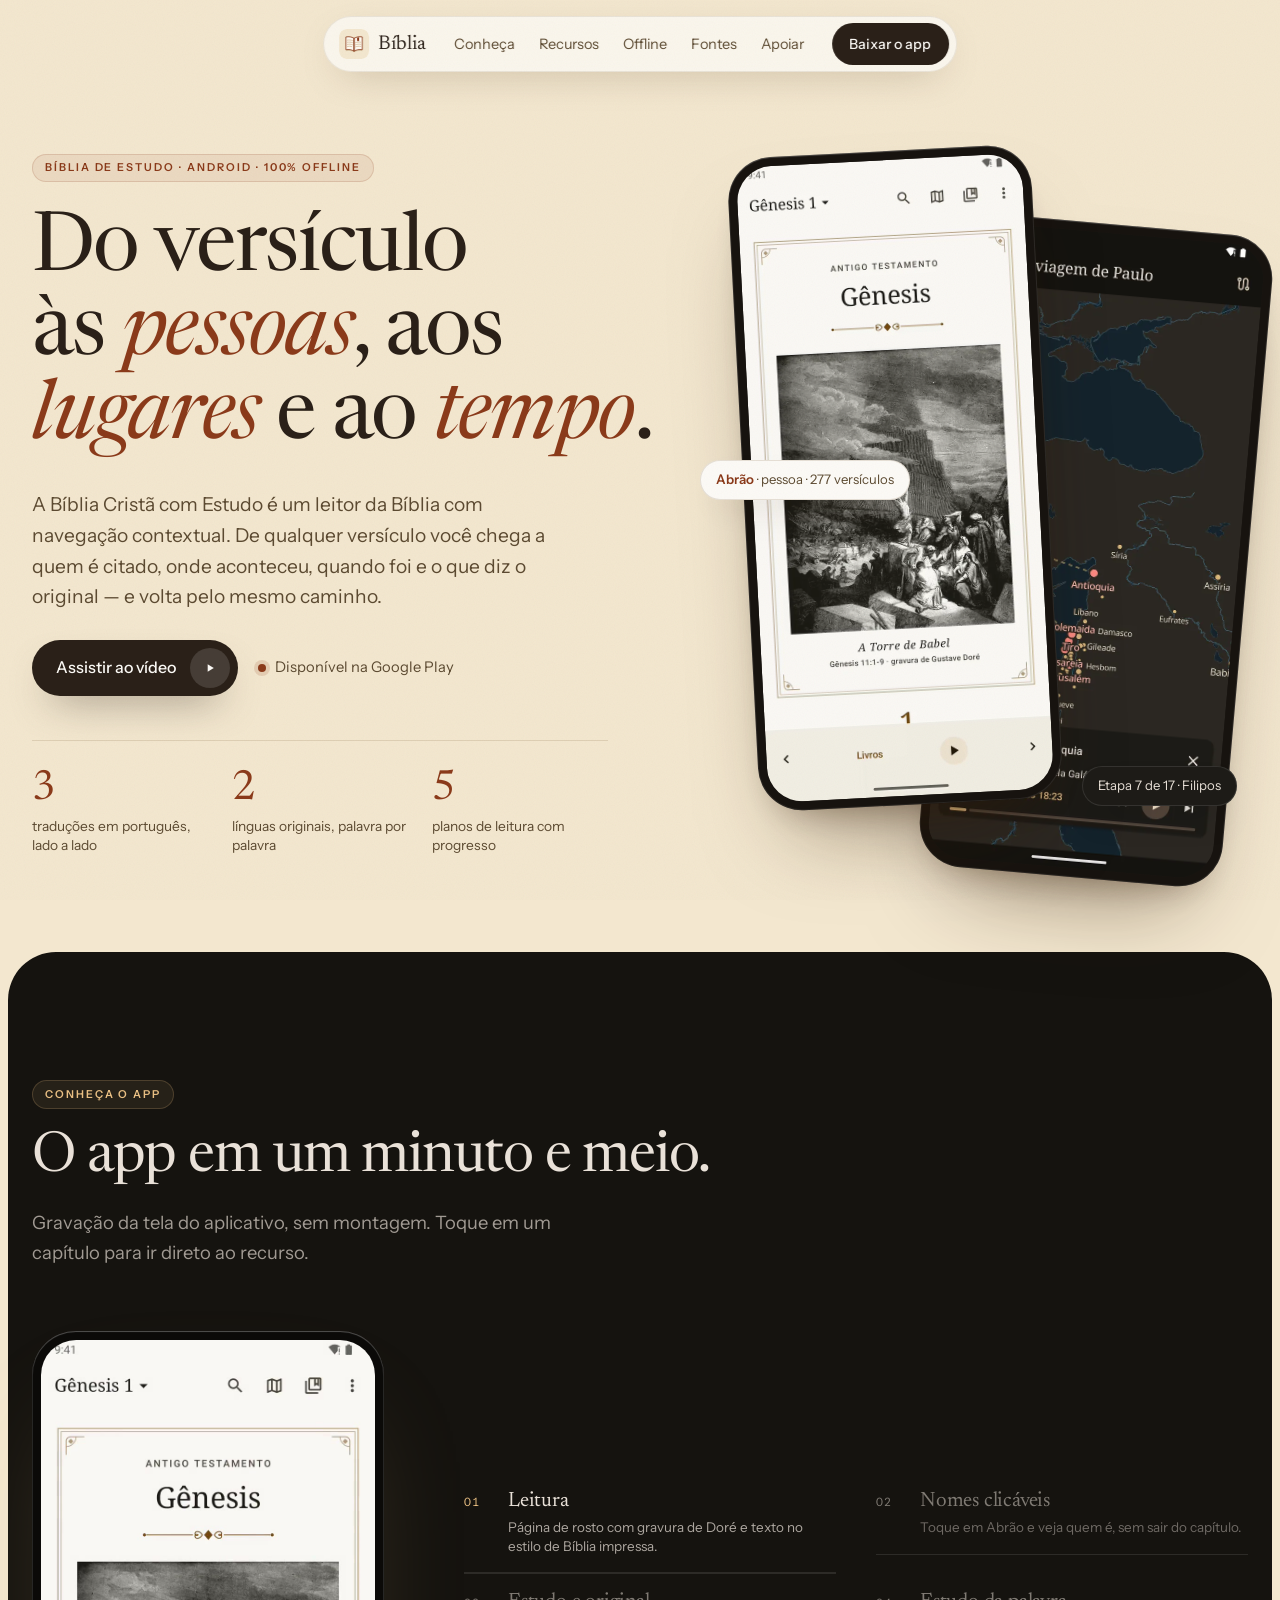
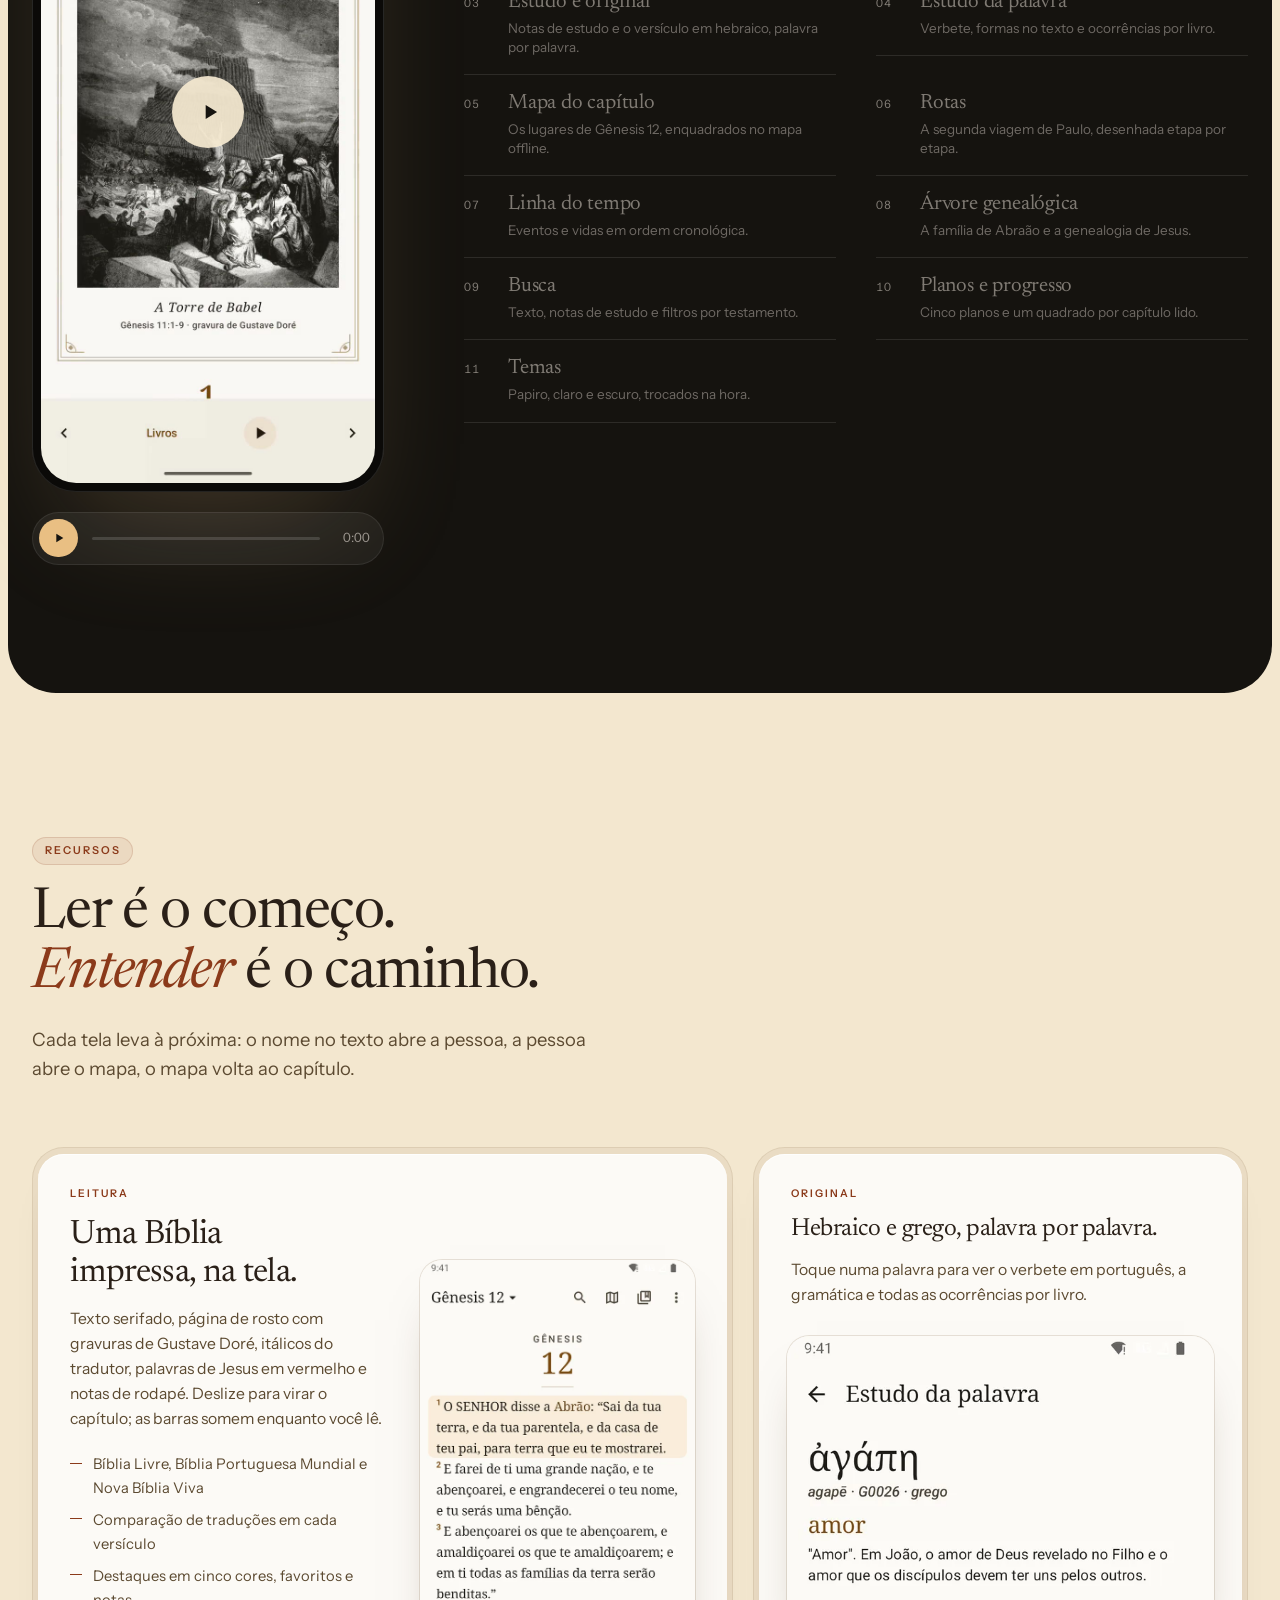
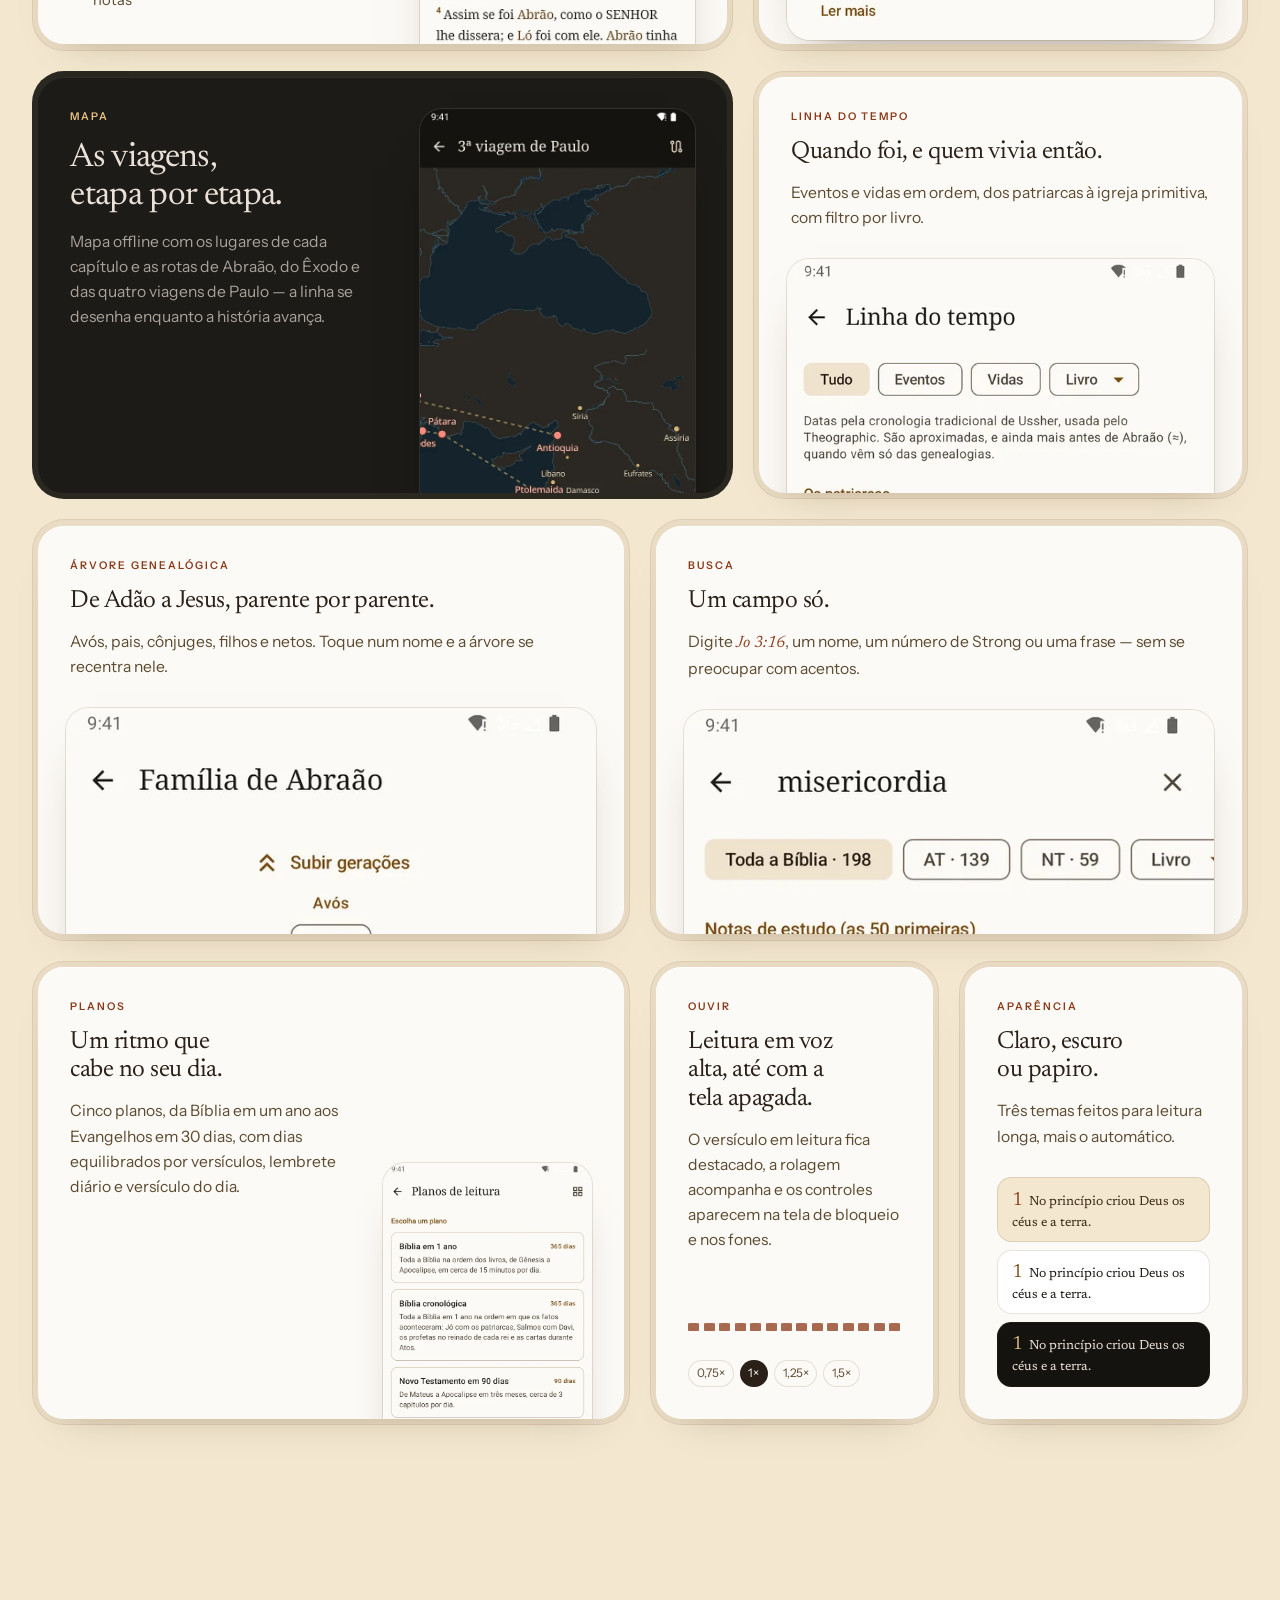
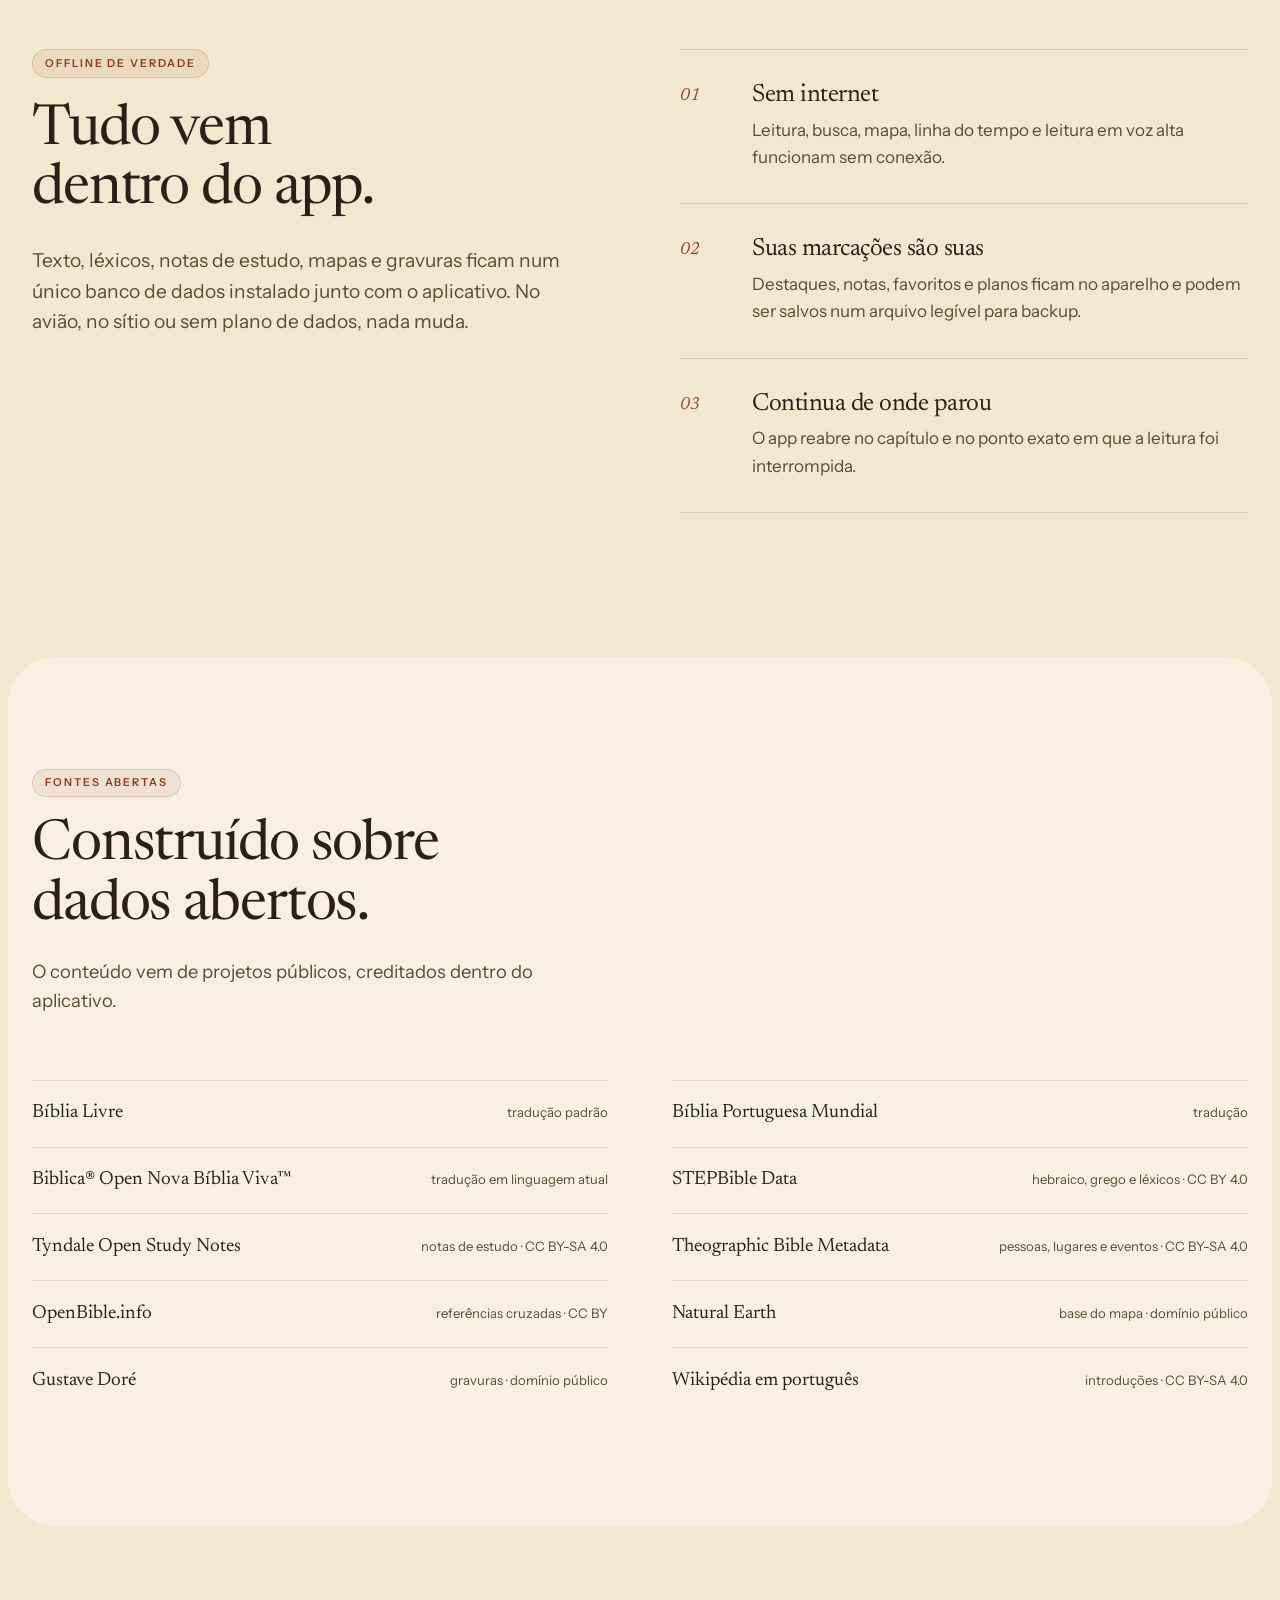
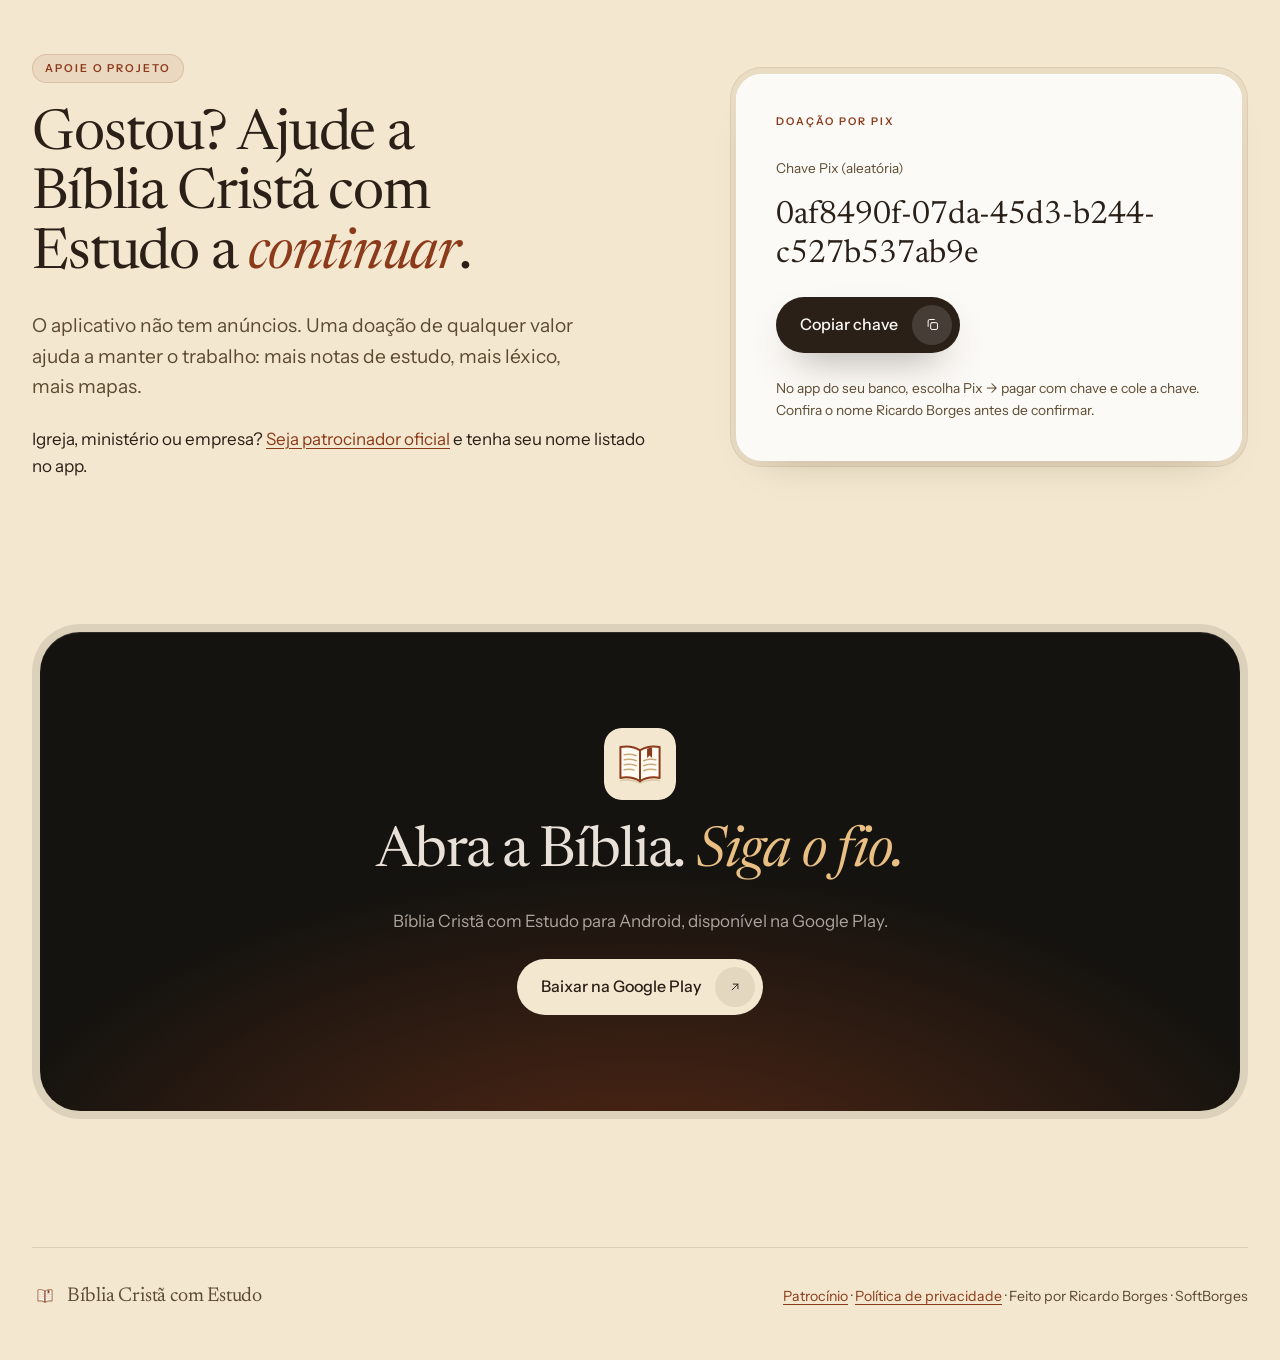
<file: index.html>
<!doctype html>
<html lang="pt-BR">
<head>
<meta charset="utf-8">
<meta name="viewport" content="width=device-width, initial-scale=1">
<title>Bíblia Cristã com Estudo — a Bíblia que leva do versículo ao contexto</title>
<meta name="description" content="App Android de leitura e estudo da Bíblia: pessoas, lugares, mapas, linha do tempo, hebraico e grego palavra por palavra. Tudo offline.">
<meta name="theme-color" content="#F3E7CF">
<meta property="og:title" content="Bíblia Cristã com Estudo — do versículo ao contexto">
<meta property="og:description" content="Leitura, estudo do original, mapas, linha do tempo e planos de leitura. Tudo offline, no Android.">
<meta property="og:image" content="assets/demo-poster.jpg">
<link rel="icon" href="assets/icone.svg" type="image/svg+xml">
<link rel="preconnect" href="https://fonts.googleapis.com">
<link rel="preconnect" href="https://fonts.gstatic.com" crossorigin>
<link href="https://fonts.googleapis.com/css2?family=Instrument+Sans:wght@400;500;600&family=Newsreader:ital,opsz,wght@0,6..72,300..600;1,6..72,300..600&display=swap" rel="stylesheet">
<link rel="stylesheet" href="styles.css">
</head>
<body>
<div class="grain" aria-hidden="true"></div>

<header class="nav" id="nav">
  <a class="brand" href="#topo" aria-label="Bíblia Cristã com Estudo, início">
    <img src="assets/icone.svg" alt="" width="30" height="30">
    <span>Bíblia</span>
  </a>
  <nav class="nav-links" aria-label="Seções">
    <a href="#conheca">Conheça</a>
    <a href="#recursos">Recursos</a>
    <a href="#offline">Offline</a>
    <a href="#fontes">Fontes</a>
    <a href="#apoiar">Apoiar</a>
  </nav>
  <a class="nav-cta" href="https://play.google.com/store/apps/details?id=io.github.ricardoborges.appbible" target="_blank" rel="noopener">Baixar o app</a>
  <button class="burger" id="burger" aria-label="Abrir menu" aria-expanded="false" aria-controls="menu">
    <span></span><span></span>
  </button>
</header>

<div class="menu" id="menu" hidden>
  <nav aria-label="Menu">
    <a href="#conheca">Conheça</a>
    <a href="#recursos">Recursos</a>
    <a href="#offline">Offline</a>
    <a href="#fontes">Fontes</a>
    <a href="#apoiar">Apoiar</a>
  </nav>
</div>

<main id="topo">

<!-- HERO -->
<section class="hero">
  <div class="hero-copy">
    <span class="eyebrow reveal">Bíblia de estudo · Android · 100% offline</span>
    <h1 class="reveal">Do versículo às <em>pessoas</em>, aos <em>lugares</em> e ao <em>tempo</em>.</h1>
    <p class="lede reveal">A Bíblia Cristã com Estudo é um leitor da Bíblia com navegação contextual. De qualquer versículo você chega a quem é citado, onde aconteceu, quando foi e o que diz o original — e volta pelo mesmo caminho.</p>
    <div class="cta-row reveal">
      <a class="btn btn-primary" href="#conheca">
        <span>Assistir ao vídeo</span>
        <i aria-hidden="true"><svg viewBox="0 0 24 24" width="14" height="14"><path d="M8 5.5v13l10.5-6.5z" fill="currentColor"/></svg></i>
      </a>
      <a class="soon" href="https://play.google.com/store/apps/details?id=io.github.ricardoborges.appbible" target="_blank" rel="noopener"><span class="dot"></span>Disponível na Google Play</a>
    </div>
    <dl class="facts reveal">
      <div><dt>3</dt><dd>traduções em português, lado a lado</dd></div>
      <div><dt>2</dt><dd>línguas originais, palavra por palavra</dd></div>
      <div><dt>5</dt><dd>planos de leitura com progresso</dd></div>
    </dl>
  </div>

  <div class="hero-stage reveal" aria-hidden="true">
    <div class="phone phone-back"><div class="screen"><img src="assets/tela-rotas-escuro.webp" alt="" width="600" height="1333" loading="eager"></div></div>
    <div class="phone phone-front"><div class="screen"><img src="assets/tela-leitura.webp" alt="" width="600" height="1333" loading="eager"></div></div>
    <div class="chip chip-a"><b>Abrão</b> · pessoa · 277 versículos</div>
    <div class="chip chip-b">Etapa 7 de 17 · Filipos</div>
  </div>
</section>

<!-- CONHEÇA -->
<section class="demo" id="conheca">
  <div class="wrap">
    <div class="section-head reveal">
      <span class="eyebrow on-dark">Conheça o app</span>
      <h2>O app em um minuto e meio.</h2>
      <p>Gravação da tela do aplicativo, sem montagem. Toque em um capítulo para ir direto ao recurso.</p>
    </div>

    <div class="demo-grid">
      <div class="demo-phone reveal">
        <div class="phone phone-video">
          <div class="screen">
            <video id="video" muted playsinline loop preload="metadata" poster="assets/demo-poster.jpg">
              <source src="assets/demo.mp4" type="video/mp4">
            </video>
            <button class="play-overlay" id="playOverlay" aria-label="Reproduzir vídeo">
              <svg viewBox="0 0 24 24" width="26" height="26"><path d="M8 5.5v13l10.5-6.5z" fill="currentColor"/></svg>
            </button>
          </div>
        </div>
        <div class="player">
          <button id="toggle" class="player-btn" aria-label="Pausar">
            <svg class="i-pause" viewBox="0 0 24 24" width="16" height="16"><path d="M8 5v14M16 5v14" stroke="currentColor" stroke-width="2.2" stroke-linecap="round"/></svg>
            <svg class="i-play" viewBox="0 0 24 24" width="16" height="16"><path d="M8 5.5v13l10.5-6.5z" fill="currentColor"/></svg>
          </button>
          <div class="track" id="track" role="slider" tabindex="0" aria-label="Posição do vídeo" aria-valuemin="0" aria-valuemax="100" aria-valuenow="0"><div class="track-fill" id="trackFill"></div></div>
          <span class="time" id="time">0:00</span>
        </div>
      </div>

      <ol class="chapters reveal" id="chapters"></ol>
    </div>
  </div>
</section>

<!-- RECURSOS -->
<section class="features" id="recursos">
  <div class="wrap">
    <div class="section-head reveal">
      <span class="eyebrow">Recursos</span>
      <h2>Ler é o começo. <em>Entender</em> é o caminho.</h2>
      <p>Cada tela leva à próxima: o nome no texto abre a pessoa, a pessoa abre o mapa, o mapa volta ao capítulo.</p>
    </div>

    <div class="bento">
      <article class="card c-read reveal">
        <div class="card-in">
          <div class="card-text">
            <span class="tag">Leitura</span>
            <h3>Uma Bíblia impressa, na tela.</h3>
            <p>Texto serifado, página de rosto com gravuras de Gustave Doré, itálicos do tradutor, palavras de Jesus em vermelho e notas de rodapé. Deslize para virar o capítulo; as barras somem enquanto você lê.</p>
            <ul class="mini">
              <li>Bíblia Livre, Bíblia Portuguesa Mundial e Nova Bíblia Viva</li>
              <li>Comparação de traduções em cada versículo</li>
              <li>Destaques em cinco cores, favoritos e notas</li>
            </ul>
          </div>
          <figure class="shot"><img src="assets/tela-nomes.webp" alt="Gênesis 12 no leitor, com nomes de pessoas e lugares em destaque" width="600" height="1333" loading="lazy"></figure>
        </div>
      </article>

      <article class="card c-orig reveal">
        <div class="card-in">
          <span class="tag">Original</span>
          <h3>Hebraico e grego, palavra por palavra.</h3>
          <p>Toque numa palavra para ver o verbete em português, a gramática e todas as ocorrências por livro.</p>
          <figure class="shot crop"><img src="assets/tela-palavra.webp" alt="Estudo da palavra grega agápē, com ocorrências por livro" width="600" height="1333" loading="lazy"></figure>
        </div>
      </article>

      <article class="card c-map dark reveal">
        <div class="card-in">
          <div class="card-text">
            <span class="tag">Mapa</span>
            <h3>As viagens, etapa por etapa.</h3>
            <p>Mapa offline com os lugares de cada capítulo e as rotas de Abraão, do Êxodo e das quatro viagens de Paulo — a linha se desenha enquanto a história avança.</p>
          </div>
          <figure class="shot"><img src="assets/tela-rotas-escuro.webp" alt="Mapa da terceira viagem de Paulo no tema escuro" width="600" height="1333" loading="lazy"></figure>
        </div>
      </article>

      <article class="card c-time reveal">
        <div class="card-in">
          <span class="tag">Linha do tempo</span>
          <h3>Quando foi, e quem vivia então.</h3>
          <p>Eventos e vidas em ordem, dos patriarcas à igreja primitiva, com filtro por livro.</p>
          <figure class="shot crop"><img src="assets/tela-tempo.webp" alt="Linha do tempo no período dos patriarcas" width="600" height="1333" loading="lazy"></figure>
        </div>
      </article>

      <article class="card c-tree reveal">
        <div class="card-in">
          <span class="tag">Árvore genealógica</span>
          <h3>De Adão a Jesus, parente por parente.</h3>
          <p>Avós, pais, cônjuges, filhos e netos. Toque num nome e a árvore se recentra nele.</p>
          <figure class="shot crop"><img src="assets/tela-arvore.webp" alt="Árvore genealógica de Abraão" width="600" height="1333" loading="lazy"></figure>
        </div>
      </article>

      <article class="card c-search reveal">
        <div class="card-in">
          <span class="tag">Busca</span>
          <h3>Um campo só.</h3>
          <p>Digite <kbd>Jo 3:16</kbd>, um nome, um número de Strong ou uma frase — sem se preocupar com acentos.</p>
          <figure class="shot crop"><img src="assets/tela-busca.webp" alt="Resultados da busca por misericórdia" width="600" height="1333" loading="lazy"></figure>
        </div>
      </article>

      <article class="card c-plans reveal">
        <div class="card-in">
          <div class="card-text">
            <span class="tag">Planos</span>
            <h3>Um ritmo que cabe no seu dia.</h3>
            <p>Cinco planos, da Bíblia em um ano aos Evangelhos em 30 dias, com dias equilibrados por versículos, lembrete diário e versículo do dia.</p>
          </div>
          <figure class="shot"><img src="assets/tela-planos.webp" alt="Lista de planos de leitura" width="600" height="1333" loading="lazy"></figure>
        </div>
      </article>

      <article class="card c-listen reveal">
        <div class="card-in">
          <span class="tag">Ouvir</span>
          <h3>Leitura em voz alta, até com a tela apagada.</h3>
          <p>O versículo em leitura fica destacado, a rolagem acompanha e os controles aparecem na tela de bloqueio e nos fones.</p>
          <div class="wave" aria-hidden="true"><span></span><span></span><span></span><span></span><span></span><span></span><span></span><span></span><span></span><span></span><span></span><span></span><span></span><span></span></div>
          <div class="speeds" aria-hidden="true"><span>0,75×</span><span class="on">1×</span><span>1,25×</span><span>1,5×</span></div>
        </div>
      </article>

      <article class="card c-theme reveal">
        <div class="card-in">
          <span class="tag">Aparência</span>
          <h3>Claro, escuro ou papiro.</h3>
          <p>Três temas feitos para leitura longa, mais o automático.</p>
          <div class="swatches" aria-hidden="true">
            <div class="sw sw-papiro"><b>1</b>No princípio criou Deus os céus e a terra.</div>
            <div class="sw sw-claro"><b>1</b>No princípio criou Deus os céus e a terra.</div>
            <div class="sw sw-escuro"><b>1</b>No princípio criou Deus os céus e a terra.</div>
          </div>
        </div>
      </article>
    </div>
  </div>
</section>

<!-- OFFLINE -->
<section class="offline" id="offline">
  <div class="wrap offline-grid">
    <div class="reveal">
      <span class="eyebrow">Offline de verdade</span>
      <h2>Tudo vem dentro do app.</h2>
      <p class="lede">Texto, léxicos, notas de estudo, mapas e gravuras ficam num único banco de dados instalado junto com o aplicativo. No avião, no sítio ou sem plano de dados, nada muda.</p>
    </div>
    <ul class="pillars">
      <li class="reveal"><span>01</span><div><h3>Sem internet</h3><p>Leitura, busca, mapa, linha do tempo e leitura em voz alta funcionam sem conexão.</p></div></li>
      <li class="reveal"><span>02</span><div><h3>Suas marcações são suas</h3><p>Destaques, notas, favoritos e planos ficam no aparelho e podem ser salvos num arquivo legível para backup.</p></div></li>
      <li class="reveal"><span>03</span><div><h3>Continua de onde parou</h3><p>O app reabre no capítulo e no ponto exato em que a leitura foi interrompida.</p></div></li>
    </ul>
  </div>
</section>

<!-- FONTES -->
<section class="sources" id="fontes">
  <div class="wrap">
    <div class="section-head reveal">
      <span class="eyebrow">Fontes abertas</span>
      <h2>Construído sobre dados abertos.</h2>
      <p>O conteúdo vem de projetos públicos, creditados dentro do aplicativo.</p>
    </div>
    <ul class="source-list reveal">
      <li><b>Bíblia Livre</b><span>tradução padrão</span></li>
      <li><b>Bíblia Portuguesa Mundial</b><span>tradução</span></li>
      <li><b>Biblica® Open Nova Bíblia Viva™</b><span>tradução em linguagem atual</span></li>
      <li><b>STEPBible Data</b><span>hebraico, grego e léxicos · CC BY 4.0</span></li>
      <li><b>Tyndale Open Study Notes</b><span>notas de estudo · CC BY-SA 4.0</span></li>
      <li><b>Theographic Bible Metadata</b><span>pessoas, lugares e eventos · CC BY-SA 4.0</span></li>
      <li><b>OpenBible.info</b><span>referências cruzadas · CC BY</span></li>
      <li><b>Natural Earth</b><span>base do mapa · domínio público</span></li>
      <li><b>Gustave Doré</b><span>gravuras · domínio público</span></li>
      <li><b>Wikipédia em português</b><span>introduções · CC BY-SA 4.0</span></li>
    </ul>
  </div>
</section>

<!-- APOIAR -->
<section class="support" id="apoiar">
  <div class="wrap support-grid">
    <div class="support-copy reveal">
      <span class="eyebrow">Apoie o projeto</span>
      <h2>Gostou? Ajude a Bíblia Cristã com Estudo a <em>continuar</em>.</h2>
      <p class="lede">O aplicativo não tem anúncios. Uma doação de qualquer valor ajuda a manter o trabalho: mais notas de estudo, mais léxico, mais mapas.</p>
      <p>Igreja, ministério ou empresa? <a class="legal-link" href="apoiar.html">Seja patrocinador oficial</a> e tenha seu nome listado no app.</p>
    </div>
    <div class="card pix reveal">
      <div class="card-in">
        <span class="tag">Doação por Pix</span>
        <p class="pix-label">Chave Pix (aleatória)</p>
        <p class="pix-key" id="pixKey">0af8490f-07da-45d3-b244-c527b537ab9e</p>
        <button class="btn btn-primary" id="pixCopy" type="button">
          <span id="pixCopyLabel">Copiar chave</span>
          <i aria-hidden="true"><svg viewBox="0 0 24 24" width="15" height="15" fill="none" stroke="currentColor" stroke-width="1.6" stroke-linecap="round" stroke-linejoin="round"><rect x="9" y="9" width="11" height="11" rx="2.5"/><path d="M5 15V6.5A2.5 2.5 0 0 1 7.5 4H15"/></svg></i>
        </button>
        <p class="pix-help" aria-live="polite">No app do seu banco, escolha Pix → pagar com chave e cole a chave. Confira o nome Ricardo Borges antes de confirmar.</p>
      </div>
    </div>
  </div>
</section>

<!-- CTA FINAL -->
<section class="final">
  <div class="final-card reveal">
    <div class="final-in">
      <img src="assets/icone.svg" alt="" width="72" height="72">
      <h2>Abra a Bíblia. <em>Siga o fio.</em></h2>
      <p>Bíblia Cristã com Estudo para Android, disponível na Google Play.</p>
      <a class="btn btn-light" href="https://play.google.com/store/apps/details?id=io.github.ricardoborges.appbible" target="_blank" rel="noopener">
        <span>Baixar na Google Play</span>
        <i aria-hidden="true"><svg viewBox="0 0 24 24" width="14" height="14"><path d="M7 17L17 7M9 7h8v8" fill="none" stroke="currentColor" stroke-width="1.6" stroke-linecap="round" stroke-linejoin="round"/></svg></i>
      </a>
    </div>
  </div>
</section>

</main>

<footer class="footer">
  <div class="wrap footer-in">
    <a class="brand" href="#topo"><img src="assets/icone.svg" alt="" width="26" height="26"><span>Bíblia Cristã com Estudo</span></a>
    <p><a class="legal-link" href="apoiar.html">Patrocínio</a> · <a class="legal-link" href="privacidade.html">Política de privacidade</a> · Feito por Ricardo Borges · SoftBorges</p>
  </div>
</footer>

<script src="app.js" defer></script>
</body>
</html>
</file>
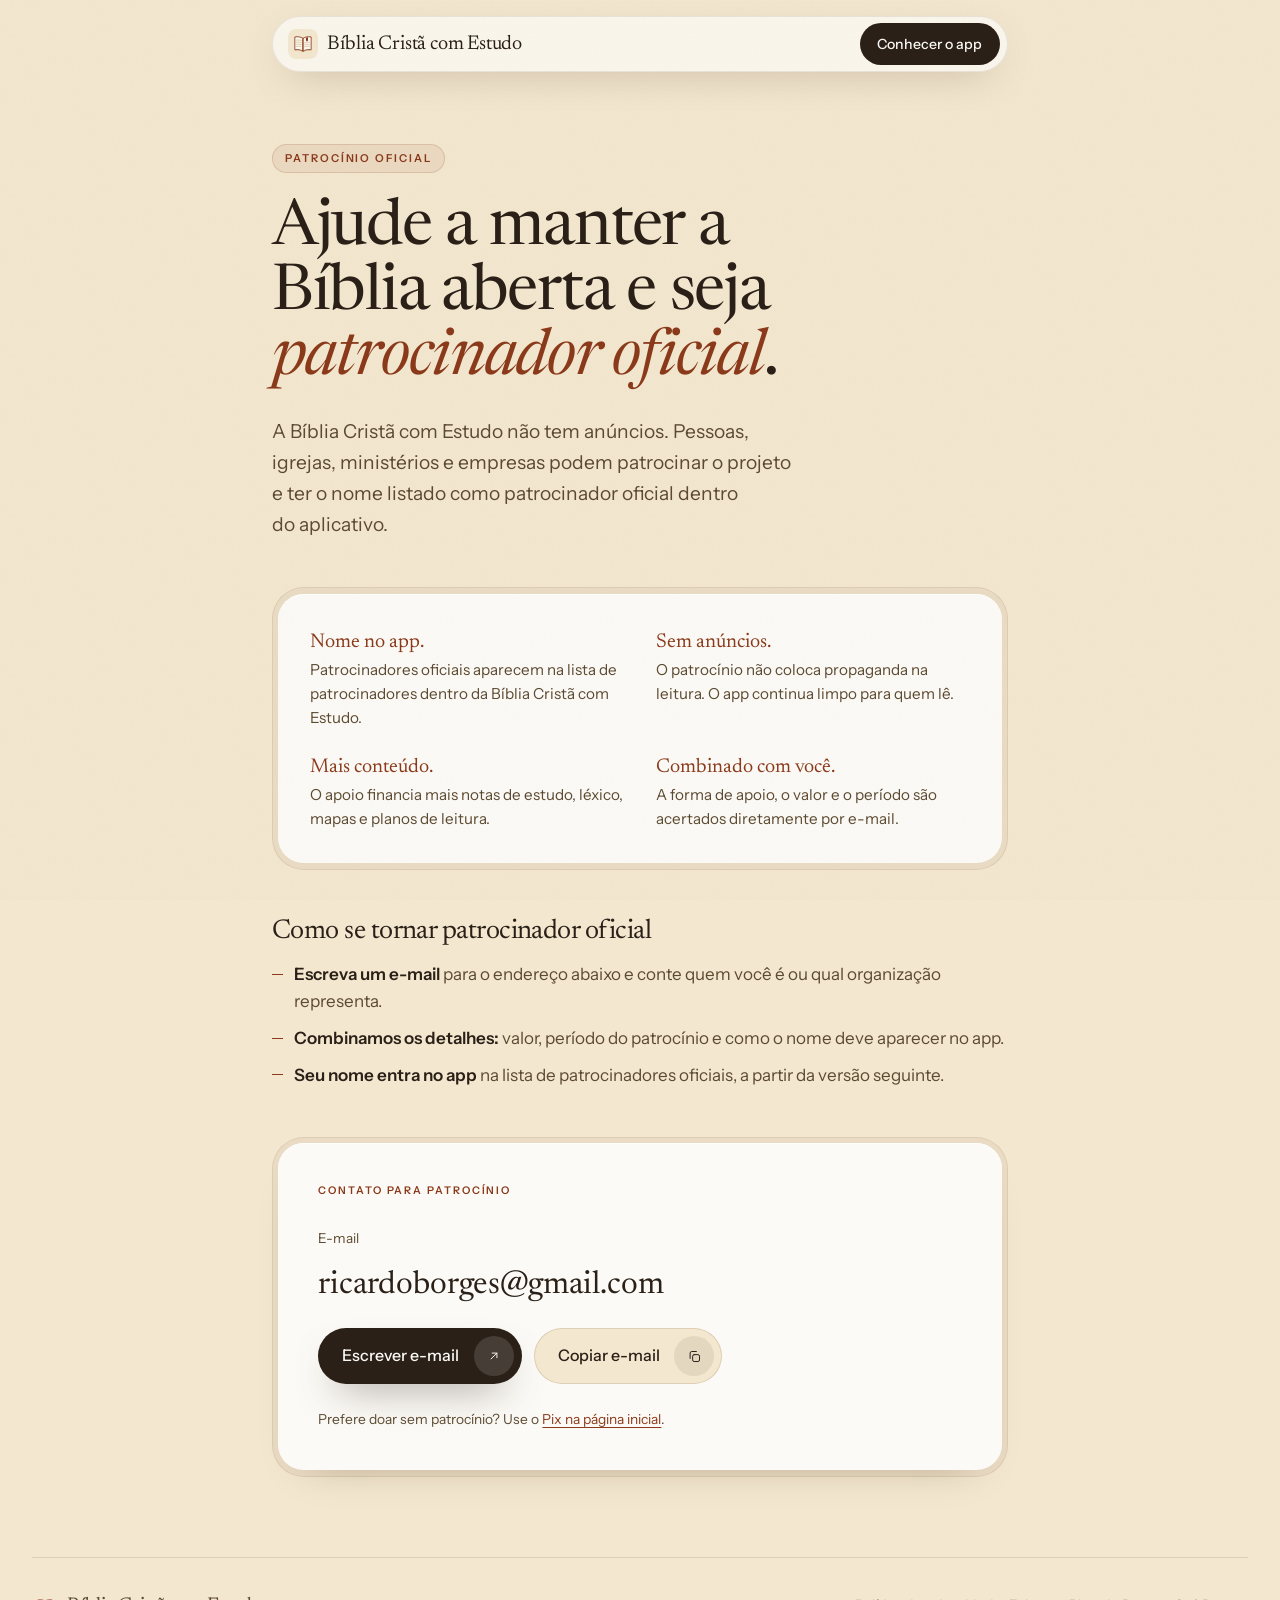
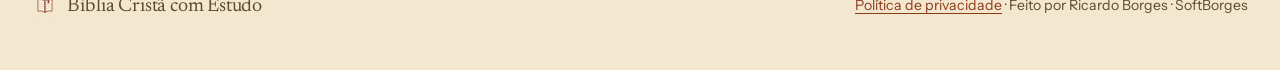
<file: apoiar.html>
<!doctype html>
<html lang="pt-BR">
<head>
<meta charset="utf-8">
<meta name="viewport" content="width=device-width, initial-scale=1">
<title>Patrocínio oficial — Bíblia Cristã com Estudo</title>
<meta name="description" content="Seja patrocinador oficial da Bíblia Cristã com Estudo e tenha seu nome listado no aplicativo. Saiba como entrar em contato.">
<meta name="theme-color" content="#F3E7CF">
<link rel="icon" href="assets/icone.svg" type="image/svg+xml">
<link rel="preconnect" href="https://fonts.googleapis.com">
<link rel="preconnect" href="https://fonts.gstatic.com" crossorigin>
<link href="https://fonts.googleapis.com/css2?family=Instrument+Sans:wght@400;500;600&family=Newsreader:ital,opsz,wght@0,6..72,300..600;1,6..72,300..600&display=swap" rel="stylesheet">
<link rel="stylesheet" href="styles.css">
</head>
<body class="legal-page">
<div class="grain" aria-hidden="true"></div>

<header class="nav">
  <a class="brand" href="./" aria-label="Bíblia Cristã com Estudo, página inicial">
    <img src="assets/icone.svg" alt="" width="30" height="30">
    <span>Bíblia Cristã com Estudo</span>
  </a>
  <a class="nav-cta" href="./">Conhecer o app</a>
</header>

<main class="legal">
  <header class="legal-head">
    <span class="eyebrow">Patrocínio oficial</span>
    <h1>Ajude a manter a Bíblia aberta e seja <em>patrocinador oficial</em>.</h1>
    <p class="lede">A Bíblia Cristã com Estudo não tem anúncios. Pessoas, igrejas, ministérios e empresas podem patrocinar o projeto e ter o nome listado como patrocinador oficial dentro do aplicativo.</p>
  </header>

  <section class="legal-summary" aria-label="O que o patrocínio oferece">
    <ul>
      <li><b>Nome no app.</b> Patrocinadores oficiais aparecem na lista de patrocinadores dentro da Bíblia Cristã com Estudo.</li>
      <li><b>Sem anúncios.</b> O patrocínio não coloca propaganda na leitura. O app continua limpo para quem lê.</li>
      <li><b>Mais conteúdo.</b> O apoio financia mais notas de estudo, léxico, mapas e planos de leitura.</li>
      <li><b>Combinado com você.</b> A forma de apoio, o valor e o período são acertados diretamente por e-mail.</li>
    </ul>
  </section>

  <article class="legal-body">
    <h2>Como se tornar patrocinador oficial</h2>
    <ul>
      <li><b>Escreva um e-mail</b> para o endereço abaixo e conte quem você é ou qual organização representa.</li>
      <li><b>Combinamos os detalhes:</b> valor, período do patrocínio e como o nome deve aparecer no app.</li>
      <li><b>Seu nome entra no app</b> na lista de patrocinadores oficiais, a partir da versão seguinte.</li>
    </ul>
  </article>

  <section class="card pix sponsor-contact" aria-label="Contato para patrocínio">
    <div class="card-in">
      <span class="tag">Contato para patrocínio</span>
      <p class="pix-label">E-mail</p>
      <p class="pix-key" id="sponsorEmail" data-u="segrobodracir" data-d="moc.liamg">
        <noscript>ricardoborges [arroba] gmail [ponto] com</noscript>
      </p>
      <div class="sponsor-actions">
        <a class="btn btn-primary" id="sponsorMail" href="./" hidden>
          <span>Escrever e-mail</span>
          <i aria-hidden="true"><svg viewBox="0 0 24 24" width="14" height="14"><path d="M7 17L17 7M9 7h8v8" fill="none" stroke="currentColor" stroke-width="1.6" stroke-linecap="round" stroke-linejoin="round"/></svg></i>
        </a>
        <button class="btn btn-light" id="sponsorCopy" type="button" hidden>
          <span id="sponsorCopyLabel">Copiar e-mail</span>
          <i aria-hidden="true"><svg viewBox="0 0 24 24" width="15" height="15" fill="none" stroke="currentColor" stroke-width="1.6" stroke-linecap="round" stroke-linejoin="round"><rect x="9" y="9" width="11" height="11" rx="2.5"/><path d="M5 15V6.5A2.5 2.5 0 0 1 7.5 4H15"/></svg></i>
        </button>
      </div>
      <p class="pix-help">Prefere doar sem patrocínio? Use o <a class="legal-link" href="./#apoiar">Pix na página inicial</a>.</p>
    </div>
  </section>
</main>

<footer class="footer">
  <div class="wrap footer-in">
    <a class="brand" href="./"><img src="assets/icone.svg" alt="" width="26" height="26"><span>Bíblia Cristã com Estudo</span></a>
    <p><a class="legal-link" href="privacidade.html">Política de privacidade</a> · Feito por Ricardo Borges · SoftBorges</p>
  </div>
</footer>

<script>
// O e-mail não aparece no HTML: é montado aqui, a partir de partes invertidas,
// para dificultar a coleta por robôs que leem o código da página sem executar JavaScript.
(() => {
  const el = document.getElementById('sponsorEmail');
  const rev = (s) => s.split('').reverse().join('');
  const email = rev(el.dataset.u) + '@' + rev(el.dataset.d);
  el.textContent = email;

  const mail = document.getElementById('sponsorMail');
  const subject = encodeURIComponent('Patrocínio oficial — Bíblia Cristã com Estudo');
  mail.href = 'mai' + 'lto:' + email + '?subject=' + subject;
  mail.hidden = false;

  const copy = document.getElementById('sponsorCopy');
  const label = document.getElementById('sponsorCopyLabel');
  copy.hidden = false;
  copy.addEventListener('click', async () => {
    let ok = false;
    try { await navigator.clipboard.writeText(email); ok = true; }
    catch {
      const r = document.createRange(); r.selectNodeContents(el);
      const sel = getSelection(); sel.removeAllRanges(); sel.addRange(r);
      try { ok = document.execCommand('copy'); } catch { ok = false; }
    }
    label.textContent = ok ? 'E-mail copiado' : 'Selecione e copie';
    setTimeout(() => { label.textContent = 'Copiar e-mail'; }, 2600);
  });
})();
</script>
</body>
</html>
</file>
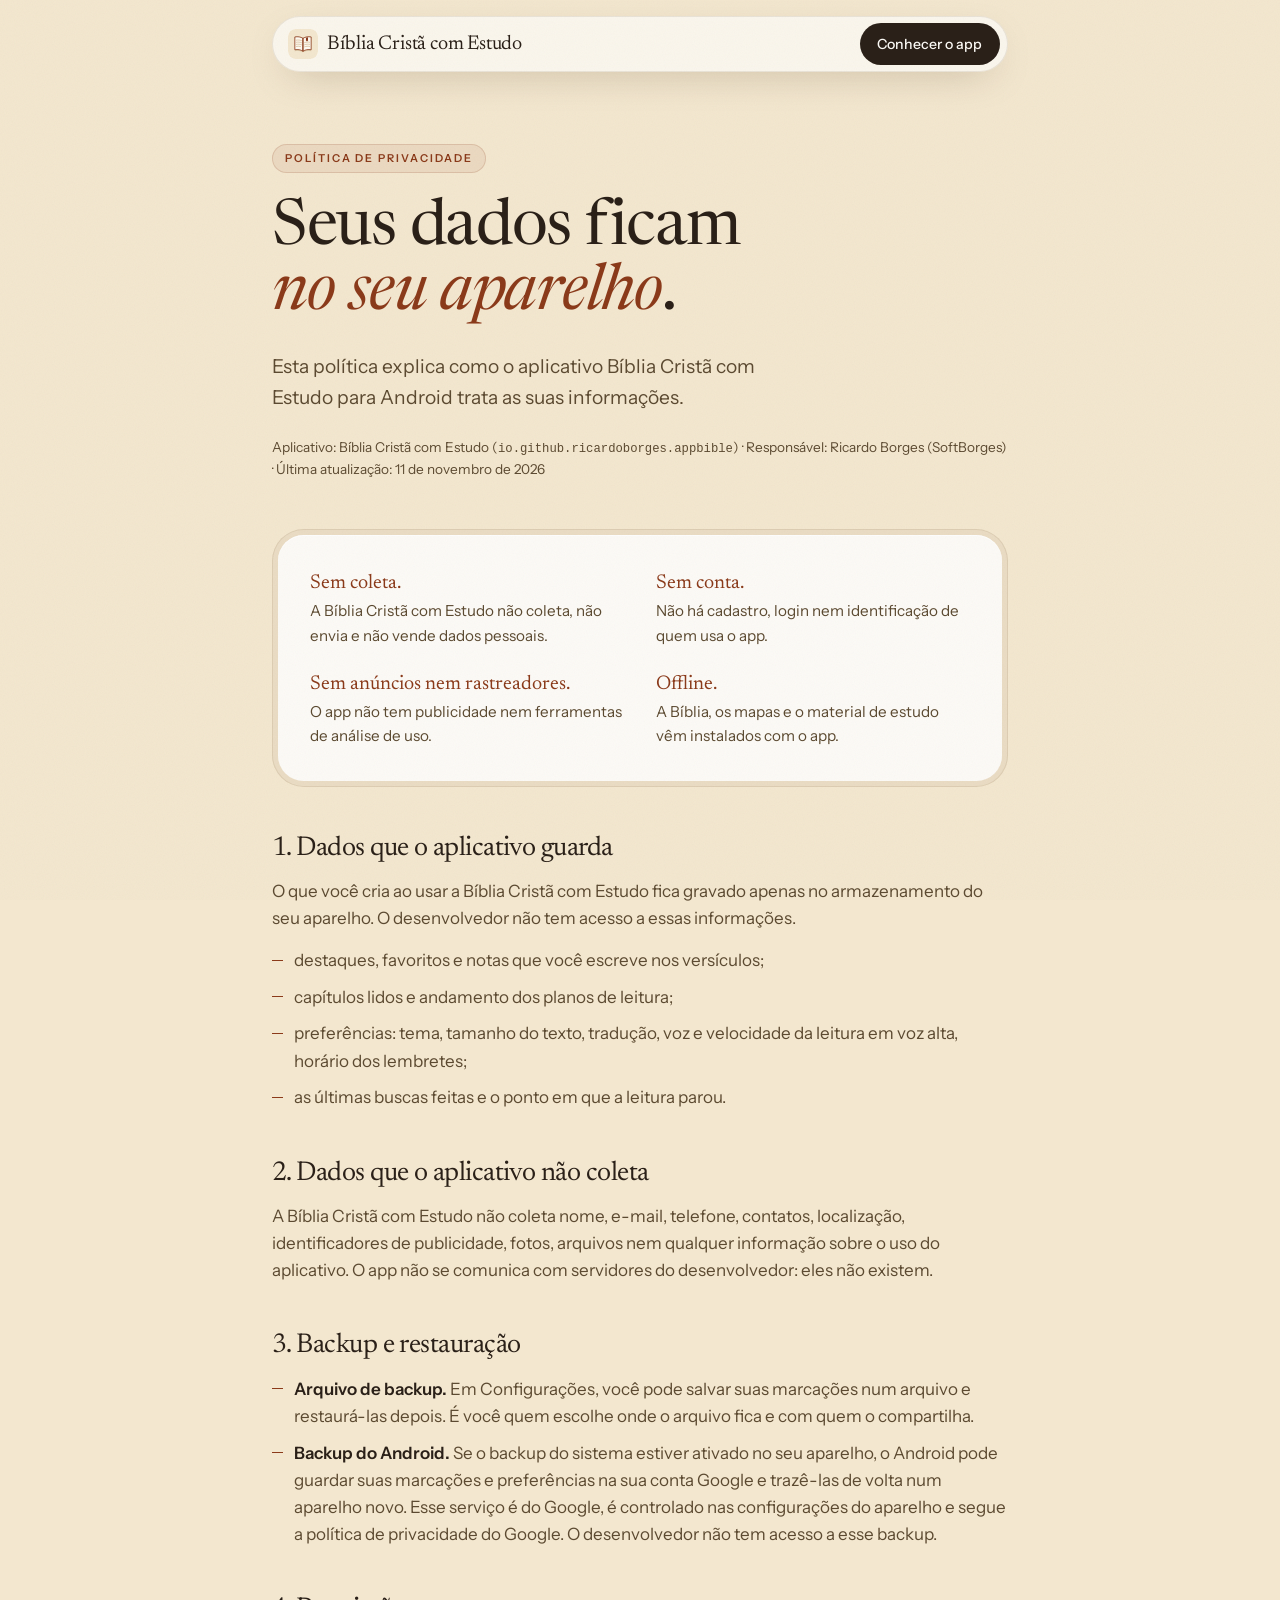
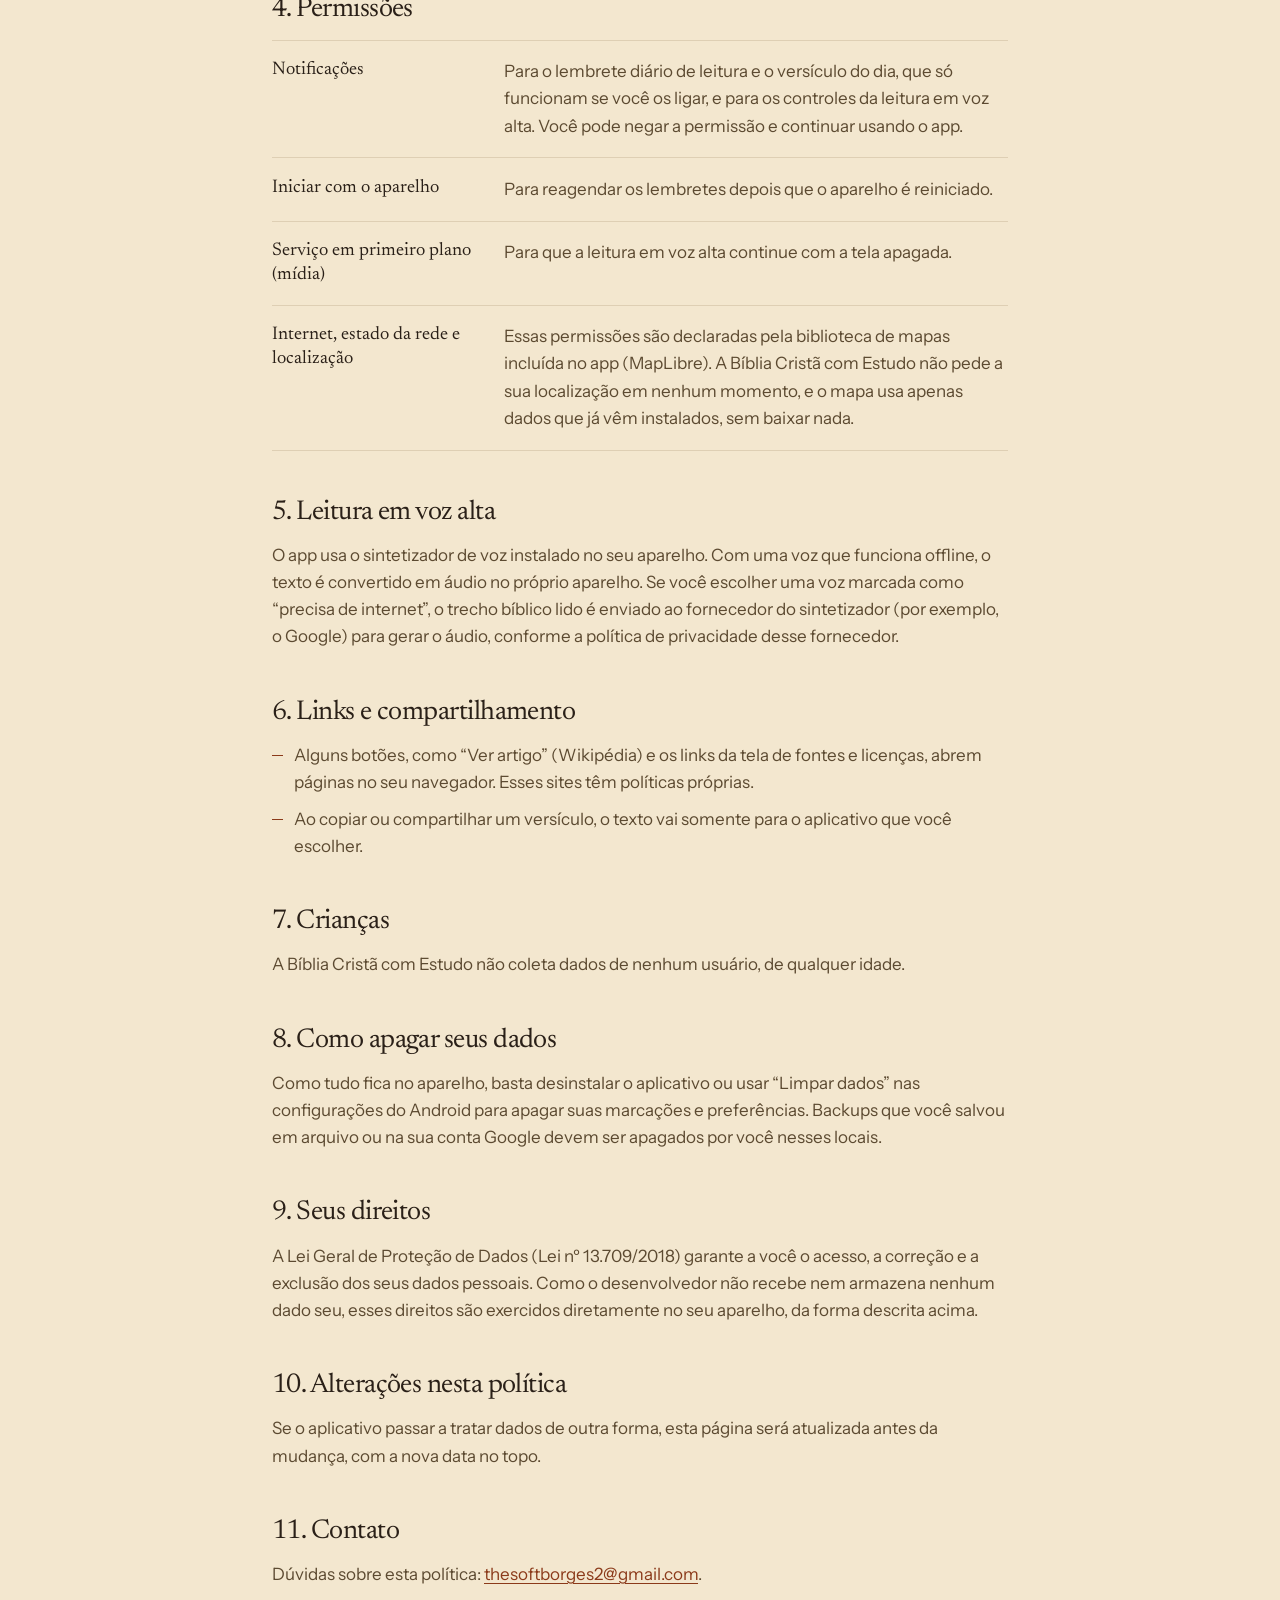
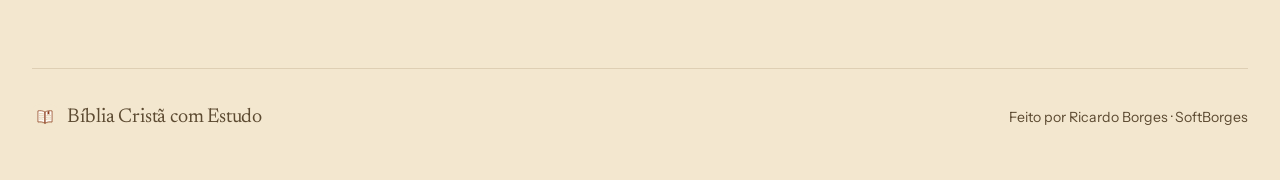
<file: privacidade.html>
<!doctype html>
<html lang="pt-BR">
<head>
<meta charset="utf-8">
<meta name="viewport" content="width=device-width, initial-scale=1">
<title>Política de Privacidade — Bíblia Cristã com Estudo</title>
<meta name="description" content="Política de privacidade da Bíblia Cristã com Estudo: o aplicativo não coleta nem envia dados pessoais. Suas marcações ficam no seu aparelho.">
<meta name="theme-color" content="#F3E7CF">
<link rel="icon" href="assets/icone.svg" type="image/svg+xml">
<link rel="preconnect" href="https://fonts.googleapis.com">
<link rel="preconnect" href="https://fonts.gstatic.com" crossorigin>
<link href="https://fonts.googleapis.com/css2?family=Instrument+Sans:wght@400;500;600&family=Newsreader:ital,opsz,wght@0,6..72,300..600;1,6..72,300..600&display=swap" rel="stylesheet">
<link rel="stylesheet" href="styles.css">
</head>
<body class="legal-page">
<div class="grain" aria-hidden="true"></div>

<header class="nav">
  <a class="brand" href="./" aria-label="Bíblia Cristã com Estudo, página inicial">
    <img src="assets/icone.svg" alt="" width="30" height="30">
    <span>Bíblia Cristã com Estudo</span>
  </a>
  <a class="nav-cta" href="./">Conhecer o app</a>
</header>

<main class="legal">
  <header class="legal-head">
    <span class="eyebrow">Política de privacidade</span>
    <h1>Seus dados ficam <em>no seu aparelho</em>.</h1>
    <p class="lede">Esta política explica como o aplicativo Bíblia Cristã com Estudo para Android trata as suas informações.</p>
    <p class="legal-meta">Aplicativo: Bíblia Cristã com Estudo (<code>io.github.ricardoborges.appbible</code>) · Responsável: Ricardo Borges (SoftBorges) · Última atualização: 11 de novembro de 2026</p>
  </header>

  <section class="legal-summary" aria-label="Resumo">
    <ul>
      <li><b>Sem coleta.</b> A Bíblia Cristã com Estudo não coleta, não envia e não vende dados pessoais.</li>
      <li><b>Sem conta.</b> Não há cadastro, login nem identificação de quem usa o app.</li>
      <li><b>Sem anúncios nem rastreadores.</b> O app não tem publicidade nem ferramentas de análise de uso.</li>
      <li><b>Offline.</b> A Bíblia, os mapas e o material de estudo vêm instalados com o app.</li>
    </ul>
  </section>

  <article class="legal-body">
    <h2>1. Dados que o aplicativo guarda</h2>
    <p>O que você cria ao usar a Bíblia Cristã com Estudo fica gravado apenas no armazenamento do seu aparelho. O desenvolvedor não tem acesso a essas informações.</p>
    <ul>
      <li>destaques, favoritos e notas que você escreve nos versículos;</li>
      <li>capítulos lidos e andamento dos planos de leitura;</li>
      <li>preferências: tema, tamanho do texto, tradução, voz e velocidade da leitura em voz alta, horário dos lembretes;</li>
      <li>as últimas buscas feitas e o ponto em que a leitura parou.</li>
    </ul>

    <h2>2. Dados que o aplicativo não coleta</h2>
    <p>A Bíblia Cristã com Estudo não coleta nome, e-mail, telefone, contatos, localização, identificadores de publicidade, fotos, arquivos nem qualquer informação sobre o uso do aplicativo. O app não se comunica com servidores do desenvolvedor: eles não existem.</p>

    <h2>3. Backup e restauração</h2>
    <ul>
      <li><b>Arquivo de backup.</b> Em Configurações, você pode salvar suas marcações num arquivo e restaurá-las depois. É você quem escolhe onde o arquivo fica e com quem o compartilha.</li>
      <li><b>Backup do Android.</b> Se o backup do sistema estiver ativado no seu aparelho, o Android pode guardar suas marcações e preferências na sua conta Google e trazê-las de volta num aparelho novo. Esse serviço é do Google, é controlado nas configurações do aparelho e segue a política de privacidade do Google. O desenvolvedor não tem acesso a esse backup.</li>
    </ul>

    <h2>4. Permissões</h2>
    <dl class="perm">
      <div><dt>Notificações</dt><dd>Para o lembrete diário de leitura e o versículo do dia, que só funcionam se você os ligar, e para os controles da leitura em voz alta. Você pode negar a permissão e continuar usando o app.</dd></div>
      <div><dt>Iniciar com o aparelho</dt><dd>Para reagendar os lembretes depois que o aparelho é reiniciado.</dd></div>
      <div><dt>Serviço em primeiro plano (mídia)</dt><dd>Para que a leitura em voz alta continue com a tela apagada.</dd></div>
      <div><dt>Internet, estado da rede e localização</dt><dd>Essas permissões são declaradas pela biblioteca de mapas incluída no app (MapLibre). A Bíblia Cristã com Estudo não pede a sua localização em nenhum momento, e o mapa usa apenas dados que já vêm instalados, sem baixar nada.</dd></div>
    </dl>

    <h2>5. Leitura em voz alta</h2>
    <p>O app usa o sintetizador de voz instalado no seu aparelho. Com uma voz que funciona offline, o texto é convertido em áudio no próprio aparelho. Se você escolher uma voz marcada como “precisa de internet”, o trecho bíblico lido é enviado ao fornecedor do sintetizador (por exemplo, o Google) para gerar o áudio, conforme a política de privacidade desse fornecedor.</p>

    <h2>6. Links e compartilhamento</h2>
    <ul>
      <li>Alguns botões, como “Ver artigo” (Wikipédia) e os links da tela de fontes e licenças, abrem páginas no seu navegador. Esses sites têm políticas próprias.</li>
      <li>Ao copiar ou compartilhar um versículo, o texto vai somente para o aplicativo que você escolher.</li>
    </ul>

    <h2>7. Crianças</h2>
    <p>A Bíblia Cristã com Estudo não coleta dados de nenhum usuário, de qualquer idade.</p>

    <h2>8. Como apagar seus dados</h2>
    <p>Como tudo fica no aparelho, basta desinstalar o aplicativo ou usar “Limpar dados” nas configurações do Android para apagar suas marcações e preferências. Backups que você salvou em arquivo ou na sua conta Google devem ser apagados por você nesses locais.</p>

    <h2>9. Seus direitos</h2>
    <p>A Lei Geral de Proteção de Dados (Lei nº 13.709/2018) garante a você o acesso, a correção e a exclusão dos seus dados pessoais. Como o desenvolvedor não recebe nem armazena nenhum dado seu, esses direitos são exercidos diretamente no seu aparelho, da forma descrita acima.</p>

    <h2>10. Alterações nesta política</h2>
    <p>Se o aplicativo passar a tratar dados de outra forma, esta página será atualizada antes da mudança, com a nova data no topo.</p>

    <h2>11. Contato</h2>
    <p>Dúvidas sobre esta política: <a class="legal-link" id="contactEmail" href="./" data-u="2segrobtfoseht" data-d="moc.liamg"><noscript>thesoftborges2 [arroba] gmail [ponto] com</noscript></a>.</p>
  </article>
</main>

<footer class="footer">
  <div class="wrap footer-in">
    <a class="brand" href="./"><img src="assets/icone.svg" alt="" width="26" height="26"><span>Bíblia Cristã com Estudo</span></a>
    <p>Feito por Ricardo Borges · SoftBorges</p>
  </div>
</footer>

<script>
// O e-mail não aparece no HTML: é montado aqui, a partir de partes invertidas,
// para dificultar a coleta por robôs que leem o código da página sem executar JavaScript.
(() => {
  const el = document.getElementById('contactEmail');
  const rev = (s) => s.split('').reverse().join('');
  const email = rev(el.dataset.u) + '@' + rev(el.dataset.d);
  el.textContent = email;
  el.href = 'mai' + 'lto:' + email + '?subject=' + encodeURIComponent('Política de privacidade — Bíblia Cristã com Estudo');
})();
</script>
</body>
</html>
</file>
<file: styles.css>
/* Bíblia Cristã com Estudo — landing page. Paleta tirada dos temas do app (core/ui/Colors.kt). */
:root {
  --papiro: #F3E7CF;
  --papel: #FCFAF6;
  --papel-2: #F7F0E2;
  --tinta: #2A2018;
  --tinta-2: #5C4A31;
  --rubrica: #8B3A1A;
  --ouro: #7A4A12;
  --linha: rgba(90, 60, 20, .14);
  --noite: #15130F;
  --noite-2: #1D1B17;
  --creme: #E9E1D8;
  --dourado: #E9BF83;
  --serif: "Newsreader", "Iowan Old Style", Georgia, serif;
  --sans: "Instrument Sans", system-ui, sans-serif;
  --ease: cubic-bezier(.32, .72, 0, 1);
  --r: 2rem;
}

*, *::before, *::after { box-sizing: border-box; }
html { scroll-behavior: smooth; scroll-padding-top: 5.5rem; -webkit-text-size-adjust: 100%; }
body {
  margin: 0;
  background: var(--papiro);
  color: var(--tinta);
  font-family: var(--sans);
  font-size: 1.0625rem;
  line-height: 1.6;
  -webkit-font-smoothing: antialiased;
  overflow-x: hidden;
}
img, video { display: block; max-width: 100%; height: auto; }
a { color: inherit; text-decoration: none; }
button { font: inherit; color: inherit; background: none; border: 0; cursor: pointer; padding: 0; }
h1, h2, h3, p, ul, ol, dl, dd, figure { margin: 0; padding: 0; }
ul, ol { list-style: none; }
:focus-visible { outline: 2px solid var(--rubrica); outline-offset: 3px; border-radius: 6px; }

h1, h2, h3 { font-family: var(--serif); font-weight: 400; letter-spacing: -.02em; text-wrap: balance; }
h1 { font-size: clamp(2.7rem, 6.4vw, 5.4rem); line-height: 1.02; }
h2 { font-size: clamp(2.1rem, 4.4vw, 3.6rem); line-height: 1.06; }
h3 { font-size: 1.55rem; line-height: 1.15; }
em { font-style: italic; color: var(--rubrica); }
.lede { font-size: 1.2rem; color: var(--tinta-2); max-width: 34rem; text-wrap: pretty; }

.wrap { width: min(100% - 2rem, 76rem); margin-inline: auto; }

.grain {
  position: fixed; inset: 0; z-index: 40; pointer-events: none; opacity: .05; mix-blend-mode: multiply;
  background-image: url("data:image/svg+xml,%3Csvg xmlns='http://www.w3.org/2000/svg' width='160' height='160'%3E%3Cfilter id='n'%3E%3CfeTurbulence type='fractalNoise' baseFrequency='.9' numOctaves='2' stitchTiles='stitch'/%3E%3C/filter%3E%3Crect width='100%25' height='100%25' filter='url(%23n)'/%3E%3C/svg%3E");
}

.eyebrow {
  display: inline-block; padding: .35rem .8rem; border-radius: 99px;
  font-size: .68rem; font-weight: 600; letter-spacing: .18em; text-transform: uppercase;
  color: var(--rubrica); background: rgba(139, 58, 26, .08); box-shadow: inset 0 0 0 1px rgba(139, 58, 26, .16);
}
.eyebrow.on-dark { color: var(--dourado); background: rgba(233, 191, 131, .08); box-shadow: inset 0 0 0 1px rgba(233, 191, 131, .2); }

/* ---------- Entrada ---------- */
.reveal { opacity: 0; transform: translateY(2.5rem); transition: opacity .9s var(--ease), transform .9s var(--ease); }
.reveal.in { opacity: 1; transform: none; }

/* ---------- Navegação ---------- */
.nav {
  position: fixed; top: 1rem; left: 50%; transform: translateX(-50%); z-index: 30;
  display: flex; align-items: center; gap: 1.75rem;
  padding: .45rem .5rem .45rem 1rem; border-radius: 99px;
  background: rgba(252, 250, 246, .78); backdrop-filter: blur(18px) saturate(1.3); -webkit-backdrop-filter: blur(18px) saturate(1.3);
  box-shadow: inset 0 0 0 1px rgba(90, 60, 20, .1), 0 12px 40px -18px rgba(60, 35, 10, .35);
  max-width: calc(100% - 2rem);
}
.brand { display: flex; align-items: center; gap: .55rem; font-family: var(--serif); font-size: 1.25rem; letter-spacing: -.01em; }
.brand img { border-radius: 8px; }
.brand span { white-space: nowrap; }
@media (max-width: 420px) { .brand { font-size: 1.05rem; gap: .45rem; } }
.nav-links { display: flex; gap: 1.5rem; font-size: .9rem; color: var(--tinta-2); }
.nav-links a { position: relative; padding: .3rem 0; transition: color .4s var(--ease); }
.nav-links a::after { content: ""; position: absolute; left: 0; right: 0; bottom: 0; height: 1px; background: var(--rubrica); transform: scaleX(0); transform-origin: left; transition: transform .5s var(--ease); }
.nav-links a:hover { color: var(--tinta); }
.nav-links a:hover::after { transform: scaleX(1); }
.nav-cta { padding: .6rem 1.1rem; border-radius: 99px; background: var(--tinta); color: var(--papel); font-size: .88rem; font-weight: 500; white-space: nowrap; transition: transform .5s var(--ease), background .5s var(--ease); }
.nav-cta:hover { background: var(--rubrica); }
.nav-cta:active { transform: scale(.97); }
.burger { display: none; position: relative; width: 2.6rem; height: 2.6rem; border-radius: 50%; background: var(--tinta); }
.burger span { position: absolute; left: 50%; top: 50%; width: 1rem; height: 1.5px; margin-left: -.5rem; background: var(--papel); transition: transform .5s var(--ease); }
.burger span:first-child { transform: translateY(-3.5px); }
.burger span:last-child { transform: translateY(3.5px); }
.burger[aria-expanded="true"] span:first-child { transform: rotate(45deg); }
.burger[aria-expanded="true"] span:last-child { transform: rotate(-45deg); }

.menu { position: fixed; inset: 0; z-index: 20; display: grid; place-items: center; background: rgba(243, 231, 207, .9); backdrop-filter: blur(28px); -webkit-backdrop-filter: blur(28px); opacity: 0; transition: opacity .45s var(--ease); }
.menu[hidden] { display: none; }
.menu.open { opacity: 1; }
.menu nav { display: grid; gap: 1.25rem; text-align: center; }
.menu a { font-family: var(--serif); font-size: 2.4rem; opacity: 0; transform: translateY(2rem); transition: opacity .6s var(--ease), transform .6s var(--ease); }
.menu.open a { opacity: 1; transform: none; }
.menu.open a:nth-child(2) { transition-delay: .06s; }
.menu.open a:nth-child(3) { transition-delay: .12s; }
.menu.open a:nth-child(4) { transition-delay: .18s; }
body.menu-open { overflow: hidden; }

/* ---------- Botões ---------- */
.btn {
  display: inline-flex; align-items: center; gap: .9rem; padding: .5rem .5rem .5rem 1.5rem; border-radius: 99px;
  font-weight: 500; font-size: 1rem; transition: transform .5s var(--ease), background .5s var(--ease);
}
.btn i { display: grid; place-items: center; width: 2.5rem; height: 2.5rem; border-radius: 50%; transition: transform .5s var(--ease); }
.btn:hover i { transform: translate(3px, -1px) scale(1.06); }
.btn:active { transform: scale(.98); }
.btn-primary { background: var(--tinta); color: var(--papel); box-shadow: 0 18px 40px -20px rgba(42, 32, 24, .7); }
.btn-primary i { background: rgba(255, 255, 255, .13); }
.btn-primary:hover { background: var(--rubrica); }
.btn-light { background: var(--papiro); color: var(--tinta); }
.btn-light i { background: rgba(42, 32, 24, .08); }

/* ---------- Telefone ---------- */
.phone {
  padding: .55rem; border-radius: 2.75rem; background: #17130F;
  box-shadow: inset 0 0 0 1px rgba(255, 255, 255, .08), inset 0 1px 1px rgba(255, 255, 255, .18), 0 50px 90px -40px rgba(50, 28, 8, .55), 0 18px 36px -22px rgba(50, 28, 8, .4);
}
.phone .screen { position: relative; overflow: hidden; border-radius: 2.2rem; aspect-ratio: 9 / 20; background: var(--papel); }
.phone .screen img, .phone .screen video { width: 100%; height: 100%; object-fit: cover; }

/* ---------- Hero ---------- */
.hero {
  width: min(100% - 2rem, 76rem); margin-inline: auto;
  min-height: min(100dvh, 62rem); padding: 8.5rem 0 5rem;
  display: grid; grid-template-columns: 1.08fr .92fr; gap: 3rem; align-items: center;
}
.hero-copy { display: grid; gap: 1.75rem; justify-items: start; }
.cta-row { display: flex; flex-wrap: wrap; align-items: center; gap: 1.25rem; }
.soon { text-decoration: none; display: inline-flex; align-items: center; gap: .55rem; font-size: .92rem; color: var(--tinta-2); }
.soon .dot { width: .5rem; height: .5rem; border-radius: 50%; background: var(--rubrica); box-shadow: 0 0 0 4px rgba(139, 58, 26, .15); }
a.soon:hover { color: var(--rubrica); }
.facts { display: grid; grid-template-columns: repeat(3, 1fr); gap: 1.5rem; margin-top: 1rem; padding-top: 1.75rem; border-top: 1px solid var(--linha); width: 100%; max-width: 36rem; }
.facts dt { font-family: var(--serif); font-size: 2.6rem; line-height: 1; color: var(--rubrica); }
.facts dd { margin-top: .4rem; font-size: .86rem; line-height: 1.35; color: var(--tinta-2); }

.hero-stage { position: relative; height: min(46rem, 82dvh); min-height: 34rem; }
.hero-stage .phone { position: absolute; width: min(19rem, 62%); }
.phone-front { left: 6%; top: 2%; transform: rotate(-3deg); z-index: 2; }
.phone-back { right: 0; top: 12%; transform: rotate(5deg); z-index: 1; }
.chip {
  position: absolute; z-index: 3; padding: .6rem 1rem; border-radius: 99px; font-size: .82rem; white-space: nowrap;
  background: var(--papel); color: var(--tinta-2);
  box-shadow: inset 0 0 0 1px var(--linha), 0 18px 34px -18px rgba(50, 28, 8, .5);
  animation: float 7s var(--ease) infinite alternate;
}
.chip b { color: var(--rubrica); font-weight: 600; }
.chip-a { left: -2%; top: 44%; }
.chip-b { right: 2%; bottom: 9%; background: var(--noite-2); color: var(--creme); box-shadow: inset 0 0 0 1px rgba(255, 255, 255, .1), 0 18px 34px -18px rgba(0, 0, 0, .6); animation-delay: -3s; }
@keyframes float { from { transform: translateY(-6px); } to { transform: translateY(6px); } }

/* ---------- Seções ---------- */
section { position: relative; }
.section-head { display: grid; gap: 1.25rem; justify-items: start; max-width: 44rem; margin-bottom: 4rem; }
.section-head p { font-size: 1.15rem; color: var(--tinta-2); max-width: 36rem; }

/* ---------- Demo ---------- */
.demo { background: var(--noite); color: var(--creme); padding: 8rem 0; border-radius: 3rem; margin-inline: .5rem; }
.demo .section-head p { color: rgba(233, 225, 216, .66); }
.demo-grid { display: grid; grid-template-columns: minmax(0, 22rem) minmax(0, 1fr); gap: 5rem; align-items: center; }
.demo-phone { display: grid; gap: 1.25rem; }
.phone-video { background: #0B0A08; box-shadow: inset 0 0 0 1px rgba(255, 255, 255, .1), inset 0 1px 1px rgba(255, 255, 255, .2), 0 60px 120px -40px rgba(233, 191, 131, .22); }
.phone-video video { cursor: pointer; }
.play-overlay {
  position: absolute; left: 50%; top: 50%; width: 4.5rem; height: 4.5rem; margin: -2.25rem 0 0 -2.25rem; border-radius: 50%;
  display: grid; place-items: center; color: var(--noite); background: rgba(243, 231, 207, .94);
  box-shadow: 0 20px 50px -12px rgba(0, 0, 0, .6); transition: opacity .5s var(--ease), transform .5s var(--ease);
}
.play-overlay svg { margin-left: 3px; }
.play-overlay.hide { opacity: 0; transform: scale(.7); pointer-events: none; }
.player { display: flex; align-items: center; gap: .9rem; padding: .45rem .9rem .45rem .45rem; border-radius: 99px; background: rgba(255, 255, 255, .05); box-shadow: inset 0 0 0 1px rgba(255, 255, 255, .08); }
.player-btn { flex: none; display: grid; place-items: center; width: 2.4rem; height: 2.4rem; border-radius: 50%; background: var(--dourado); color: var(--noite); transition: transform .4s var(--ease); }
.player-btn:active { transform: scale(.94); }
.player-btn .i-play { display: none; margin-left: 2px; }
.player-btn.paused .i-play { display: block; }
.player-btn.paused .i-pause { display: none; }
.track { position: relative; flex: 1; height: 1.6rem; cursor: pointer; touch-action: none; }
.track::before, .track-fill { content: ""; position: absolute; left: 0; right: 0; top: 50%; height: 3px; margin-top: -1.5px; border-radius: 3px; }
.track::before { background: rgba(255, 255, 255, .14); }
.track-fill { background: var(--dourado); transform: scaleX(0); transform-origin: left; }
.time { font-size: .8rem; font-variant-numeric: tabular-nums; color: rgba(233, 225, 216, .6); min-width: 2.2rem; text-align: right; }

.chapters { display: grid; grid-template-columns: 1fr 1fr; column-gap: 2.5rem; counter-reset: c; }
.chapters button {
  position: relative; width: 100%; display: grid; grid-template-columns: 2rem 1fr; gap: .25rem .75rem; align-items: baseline;
  padding: 1.05rem 0 1.15rem; text-align: left; color: rgba(233, 225, 216, .5);
  transition: color .5s var(--ease);
}
.chapters .n { font-size: .72rem; letter-spacing: .1em; font-variant-numeric: tabular-nums; }
.chapters b { display: block; font-family: var(--serif); font-weight: 400; font-size: 1.3rem; line-height: 1.2; letter-spacing: -.01em; transition: transform .5s var(--ease); }
.chapters small { display: block; margin-top: .2rem; font-size: .84rem; line-height: 1.4; color: rgba(233, 225, 216, .42); transition: color .5s var(--ease); }
.chapters .bar { position: absolute; left: 0; right: 0; bottom: 0; height: 1px; background: rgba(255, 255, 255, .1); }
.chapters .bar i { display: block; height: 100%; background: var(--dourado); transform: scaleX(0); transform-origin: left; }
.chapters button:hover { color: var(--creme); }
.chapters li.active button { color: var(--creme); }
.chapters li.active .n { color: var(--dourado); }
.chapters li.active small { color: rgba(233, 225, 216, .72); }
.chapters li.active .bar { height: 2px; }

/* ---------- Recursos (bento) ---------- */
.features { padding: 9rem 0 7rem; }
.bento { display: grid; grid-template-columns: repeat(12, minmax(0, 1fr)); gap: 1.25rem; }
.card { padding: .4rem; border-radius: var(--r); background: rgba(90, 60, 20, .06); box-shadow: inset 0 0 0 1px rgba(90, 60, 20, .09); }
.card-in {
  position: relative; height: 100%; overflow: hidden; padding: 2rem; border-radius: calc(var(--r) - .4rem);
  background: var(--papel); box-shadow: inset 0 1px 1px rgba(255, 255, 255, .8), 0 20px 40px -30px rgba(60, 35, 10, .35);
  display: flex; flex-direction: column; gap: .8rem;
}
.card p { color: var(--tinta-2); font-size: .98rem; }
.tag { align-self: flex-start; font-size: .66rem; font-weight: 600; letter-spacing: .18em; text-transform: uppercase; color: var(--rubrica); }
.card.dark { background: rgba(21, 19, 15, .9); box-shadow: none; }
.card.dark .card-in { background: var(--noite-2); color: var(--creme); box-shadow: inset 0 1px 1px rgba(255, 255, 255, .08); }
.card.dark p { color: rgba(233, 225, 216, .68); }
.card.dark .tag { color: var(--dourado); }
kbd { font-family: var(--serif); font-style: italic; font-size: 1.05em; color: var(--rubrica); }

.shot { border-radius: 1.4rem; overflow: hidden; box-shadow: 0 0 0 1px var(--linha), 0 30px 50px -30px rgba(60, 35, 10, .5); transition: transform .9s var(--ease); }
.shot img { width: 100%; }
.card:hover .shot { transform: translateY(-.5rem); }
.shot.crop { margin: 1rem -.25rem -7rem; height: 19rem; }
.shot.crop img { object-fit: cover; object-position: top; }

.c-read, .c-map, .c-plans { grid-column: span 7; }
.c-orig { grid-column: span 5; }
.c-time { grid-column: span 5; }
.c-tree, .c-search { grid-column: span 6; }
.c-plans { grid-column: span 6; }
.c-listen, .c-theme { grid-column: span 3; }
.c-map { grid-column: span 7; }

.c-read .card-in, .c-map .card-in, .c-plans .card-in { flex-direction: row; gap: 2rem; align-items: stretch; padding-bottom: 0; }
.c-read .card-text, .c-map .card-text, .c-plans .card-text { flex: 1; display: flex; flex-direction: column; gap: .8rem; padding-bottom: 2rem; }
.c-read .shot, .c-map .shot, .c-plans .shot { flex: none; width: 44%; align-self: flex-end; margin-bottom: -6rem; max-height: 30rem; }
.c-plans .shot { width: 40%; max-height: 22rem; }
.c-map .shot { box-shadow: 0 0 0 1px rgba(255, 255, 255, .1), 0 30px 50px -30px #000; }
.c-read h3, .c-map h3 { font-size: 2.1rem; }
.mini { margin-top: .6rem; display: grid; gap: .55rem; font-size: .92rem; color: var(--tinta-2); }
.mini li { padding-left: 1.4rem; position: relative; }
.mini li::before { content: ""; position: absolute; left: 0; top: .62em; width: .7rem; height: 1px; background: var(--rubrica); }

.wave { display: flex; align-items: center; gap: 4px; height: 3.5rem; margin-top: auto; padding-top: 1rem; }
.wave span { flex: 1; height: 100%; border-radius: 3px; background: var(--rubrica); opacity: .75; transform: scaleY(.2); transform-origin: center; animation: wave 1.6s var(--ease) infinite alternate; }
.wave span:nth-child(3n) { animation-duration: 1.1s; }
.wave span:nth-child(4n+1) { animation-duration: 2s; animation-delay: -.6s; }
.wave span:nth-child(2n) { animation-delay: -.9s; }
@keyframes wave { to { transform: scaleY(1); } }
.speeds { display: flex; gap: .35rem; font-size: .74rem; color: var(--tinta-2); }
.speeds span { padding: .25rem .55rem; border-radius: 99px; box-shadow: inset 0 0 0 1px var(--linha); }
.speeds .on { background: var(--tinta); color: var(--papel); box-shadow: none; }

.swatches { display: grid; gap: .5rem; margin-top: auto; padding-top: 1rem; }
.sw { padding: .7rem .9rem; border-radius: .9rem; font-family: var(--serif); font-size: .82rem; line-height: 1.3; box-shadow: inset 0 0 0 1px var(--linha); transition: transform .6s var(--ease); }
.sw b { font-weight: 400; font-size: 1.2rem; margin-right: .4rem; }
.sw-papiro { background: #F3E7CF; color: #3A2A17; } .sw-papiro b { color: #8B3A1A; }
.sw-claro { background: #fff; color: #1F1B16; } .sw-claro b { color: #7A4A12; }
.sw-escuro { background: #15130F; color: #E9E1D8; } .sw-escuro b { color: #E9BF83; }
.c-theme:hover .sw:nth-child(1) { transform: translateX(.4rem); }
.c-theme:hover .sw:nth-child(3) { transform: translateX(-.4rem); }

/* ---------- Offline ---------- */
.offline { padding: 7rem 0 9rem; }
.offline-grid { display: grid; grid-template-columns: 1fr 1fr; gap: 5rem; align-items: start; }
.offline-grid > div { display: grid; gap: 1.5rem; justify-items: start; position: sticky; top: 7rem; }
.pillars { display: grid; }
.pillars li { display: grid; grid-template-columns: 3.5rem 1fr; gap: 1rem; padding: 2rem 0; border-top: 1px solid var(--linha); }
.pillars li:last-child { border-bottom: 1px solid var(--linha); }
.pillars span { font-family: var(--serif); font-style: italic; font-size: 1.1rem; color: var(--rubrica); }
.pillars h3 { margin-bottom: .4rem; }
.pillars p { color: var(--tinta-2); }

/* ---------- Fontes ---------- */
.sources { padding: 7rem 0; background: var(--papel-2); border-radius: 3rem; margin-inline: .5rem; }
.source-list { display: grid; grid-template-columns: repeat(2, 1fr); column-gap: 4rem; }
.source-list li { display: flex; justify-content: space-between; align-items: baseline; gap: 1.5rem; padding: 1.1rem 0; border-top: 1px solid var(--linha); }
.source-list b { font-family: var(--serif); font-weight: 400; font-size: 1.2rem; }
.source-list span { font-size: .82rem; color: var(--tinta-2); text-align: right; }

/* ---------- CTA final ---------- */
.final { padding: 8rem 1rem; }
.final-card { width: min(100%, 76rem); margin-inline: auto; padding: .5rem; border-radius: 3rem; background: rgba(21, 19, 15, .1); }
.final-in {
  display: grid; justify-items: center; gap: 1.5rem; text-align: center; padding: 6rem 1.5rem; border-radius: 2.5rem; color: var(--creme);
  background: radial-gradient(60rem 30rem at 50% 120%, rgba(139, 58, 26, .55), transparent 70%), var(--noite);
  box-shadow: inset 0 1px 1px rgba(255, 255, 255, .12);
}
.final-in img { border-radius: 18px; }
.final-in em { color: var(--dourado); }
.final-in p { color: rgba(233, 225, 216, .7); }

.footer { padding: 0 0 3rem; }
.footer-in { display: flex; justify-content: space-between; align-items: center; gap: 1rem; flex-wrap: wrap; padding-top: 2rem; border-top: 1px solid var(--linha); font-size: .88rem; color: var(--tinta-2); }

/* ---------- Telas menores ---------- */
@media (max-width: 1000px) {
  .hero { grid-template-columns: 1fr; padding-top: 7.5rem; gap: 3.5rem; }
  .hero-stage { height: 36rem; max-width: 30rem; width: 100%; margin-inline: auto; }
  .demo-grid { grid-template-columns: 1fr; gap: 2.5rem; }
  .demo-phone { width: min(100%, 20rem); margin-inline: auto; }
  .chapters { display: flex; gap: .75rem; overflow-x: auto; scroll-snap-type: x proximity; margin-inline: -1rem; padding: 0 1rem .75rem; scrollbar-width: none; }
  .chapters::-webkit-scrollbar { display: none; }
  .chapters li { flex: none; width: 15rem; scroll-snap-align: start; }
  .chapters button { height: 100%; padding: 1rem 1rem 1.1rem; border-radius: 1.2rem; background: rgba(255, 255, 255, .04); box-shadow: inset 0 0 0 1px rgba(255, 255, 255, .07); overflow: hidden; }
  .bento > .card { grid-column: span 6; }
  .bento > .c-read, .bento > .c-map, .bento > .c-plans { grid-column: span 12; }
  .offline-grid { grid-template-columns: 1fr; gap: 3rem; }
  .offline-grid > div { position: static; }
}
@media (max-width: 767px) {
  body { font-size: 1rem; }
  .nav { gap: 1rem; padding-left: .9rem; width: calc(100% - 2rem); justify-content: space-between; }
  .nav-links, .nav-cta { display: none; }
  .burger { display: block; }
  .hero { min-height: 0; padding: 6.5rem 0 3rem; }
  .facts { gap: 1rem; }
  .facts dt { font-size: 2.1rem; }
  .hero-stage { height: 30rem; min-height: 0; }
  .hero-stage .phone { width: 58%; }
  .phone { border-radius: 2.1rem; padding: .4rem; }
  .phone .screen { border-radius: 1.75rem; }
  .phone-front { left: 2%; transform: none; }
  .phone-back { transform: none; top: 14%; }
  .chip-a { left: 0; }
  .demo, .sources { border-radius: 2rem; margin-inline: 0; padding: 5rem 0; }
  .demo-phone .phone { border-radius: 2.75rem; padding: .55rem; }
  .demo-phone .phone .screen { border-radius: 2.2rem; }
  .section-head { margin-bottom: 2.5rem; }
  .features { padding: 5rem 0 3rem; }
  .bento { gap: 1.25rem; }
  .bento > .card { grid-column: span 12 !important; }
  .card-in { padding: 1.5rem; }
  .c-read .card-in, .c-map .card-in, .c-plans .card-in { flex-direction: column; gap: 1.25rem; }
  .c-read .card-text, .c-map .card-text, .c-plans .card-text { padding-bottom: 0; }
  .c-read .shot, .c-map .shot, .c-plans .shot { width: 100%; max-height: 20rem; margin-bottom: -1.5rem; align-self: stretch; }
  .c-read .shot img, .c-map .shot img, .c-plans .shot img { object-fit: cover; object-position: top; height: 20rem; }
  .c-read h3, .c-map h3 { font-size: 1.7rem; }
  .shot.crop { height: 16rem; }
  .card:hover .shot { transform: none; }
  .offline { padding: 4rem 0 5rem; }
  .source-list { grid-template-columns: 1fr; }
  .source-list li { flex-direction: column; gap: .15rem; }
  .source-list span { text-align: left; }
  .final { padding: 4rem 1rem; }
  .final-card { border-radius: 2rem; }
  .final-in { padding: 4rem 1.25rem; border-radius: 1.6rem; }
}

@media (prefers-reduced-motion: reduce) {
  html { scroll-behavior: auto; }
  .reveal { opacity: 1; transform: none; transition: none; }
  .chip, .wave span { animation: none; }
  .wave span { transform: scaleY(.6); }
}

/* ---------- Apoiar (Pix) ---------- */
.support { padding: 8rem 0 1rem; }
.support-grid { display: grid; grid-template-columns: 1.1fr .9fr; gap: 4rem; align-items: center; }
.support-copy { display: grid; gap: 1.5rem; justify-items: start; }
.pix .card-in { padding: 2.5rem; gap: 1rem; align-items: flex-start; }
.pix-label { font-size: .85rem !important; margin-top: .75rem; }
.pix-key { font-family: var(--serif); font-size: clamp(1.4rem, 2.6vw, 2rem) !important; line-height: 1.2; color: var(--tinta) !important; overflow-wrap: anywhere; user-select: all; }
.pix .btn { margin-top: .5rem; }
.pix .btn.done { background: #3F6656; }
.pix-help { font-size: .86rem !important; margin-top: .5rem; }
.menu.open a:nth-child(5) { transition-delay: .24s; }
@media (max-width: 1000px) { .support-grid { grid-template-columns: 1fr; gap: 2.5rem; } }
@media (max-width: 767px) { .support { padding: 4rem 0 0; } .pix .card-in { padding: 1.75rem; } }
@media (max-width: 1100px) and (min-width: 768px) { .nav { gap: 1.1rem; } .nav-links { gap: 1.1rem; } }

/* ---------- Política de privacidade ---------- */
.legal-page .nav { justify-content: space-between; width: min(100% - 2rem, 46rem); }
.legal-page .nav-cta { display: block; }
.legal { width: min(100% - 2rem, 46rem); margin-inline: auto; padding: 9rem 0 5rem; }
.legal-head { display: grid; gap: 1.5rem; justify-items: start; }
.legal-head h1 { font-size: clamp(2.4rem, 5.5vw, 4rem); }
.legal-meta { font-size: .85rem; color: var(--tinta-2); }
.legal code { font-size: .9em; word-break: break-all; }
.legal-summary { margin: 3rem 0; padding: .4rem; border-radius: var(--r); background: rgba(90, 60, 20, .06); box-shadow: inset 0 0 0 1px rgba(90, 60, 20, .09); }
.legal-summary ul { display: grid; grid-template-columns: 1fr 1fr; gap: 1.25rem 2rem; padding: 2rem; border-radius: calc(var(--r) - .4rem); background: var(--papel); box-shadow: inset 0 1px 1px rgba(255, 255, 255, .8); font-size: .95rem; color: var(--tinta-2); }
.legal-summary b { display: block; font-family: var(--serif); font-weight: 400; font-size: 1.25rem; color: var(--rubrica); }
.legal-body h2 { font-size: 1.7rem; margin: 3rem 0 .9rem; }
.legal-body p, .legal-body li, .legal-body dd { color: var(--tinta-2); }
.legal-body p + p { margin-top: .9rem; }
.legal-body ul { display: grid; gap: .6rem; margin-top: .9rem; }
.legal-body ul li { position: relative; padding-left: 1.4rem; }
.legal-body ul li::before { content: ""; position: absolute; left: 0; top: .75em; width: .7rem; height: 1px; background: var(--rubrica); }
.legal-body b { color: var(--tinta); font-weight: 600; }
.perm > div { display: grid; grid-template-columns: 13rem 1fr; gap: 1.5rem; padding: 1.1rem 0; border-top: 1px solid var(--linha); }
.perm > div:last-child { border-bottom: 1px solid var(--linha); }
.perm dt { font-family: var(--serif); font-size: 1.15rem; line-height: 1.3; }
.legal-link { color: var(--rubrica); text-decoration: underline; text-decoration-thickness: 1px; text-underline-offset: 3px; }
@media (max-width: 767px) {
  .legal { padding: 7rem 0 3rem; }
  .legal-summary ul { grid-template-columns: 1fr; padding: 1.5rem; }
  .perm > div { grid-template-columns: 1fr; gap: .3rem; }
}

/* ---------- Patrocínio (apoiar.html) ---------- */
.btn[hidden] { display: none; }
.sponsor-contact { margin-top: 3rem; }
.sponsor-actions { display: flex; flex-wrap: wrap; gap: .75rem; margin-top: .5rem; }
.sponsor-actions .btn { margin-top: 0; }
.sponsor-actions .btn-light { box-shadow: inset 0 0 0 1px var(--linha); }
</file>
